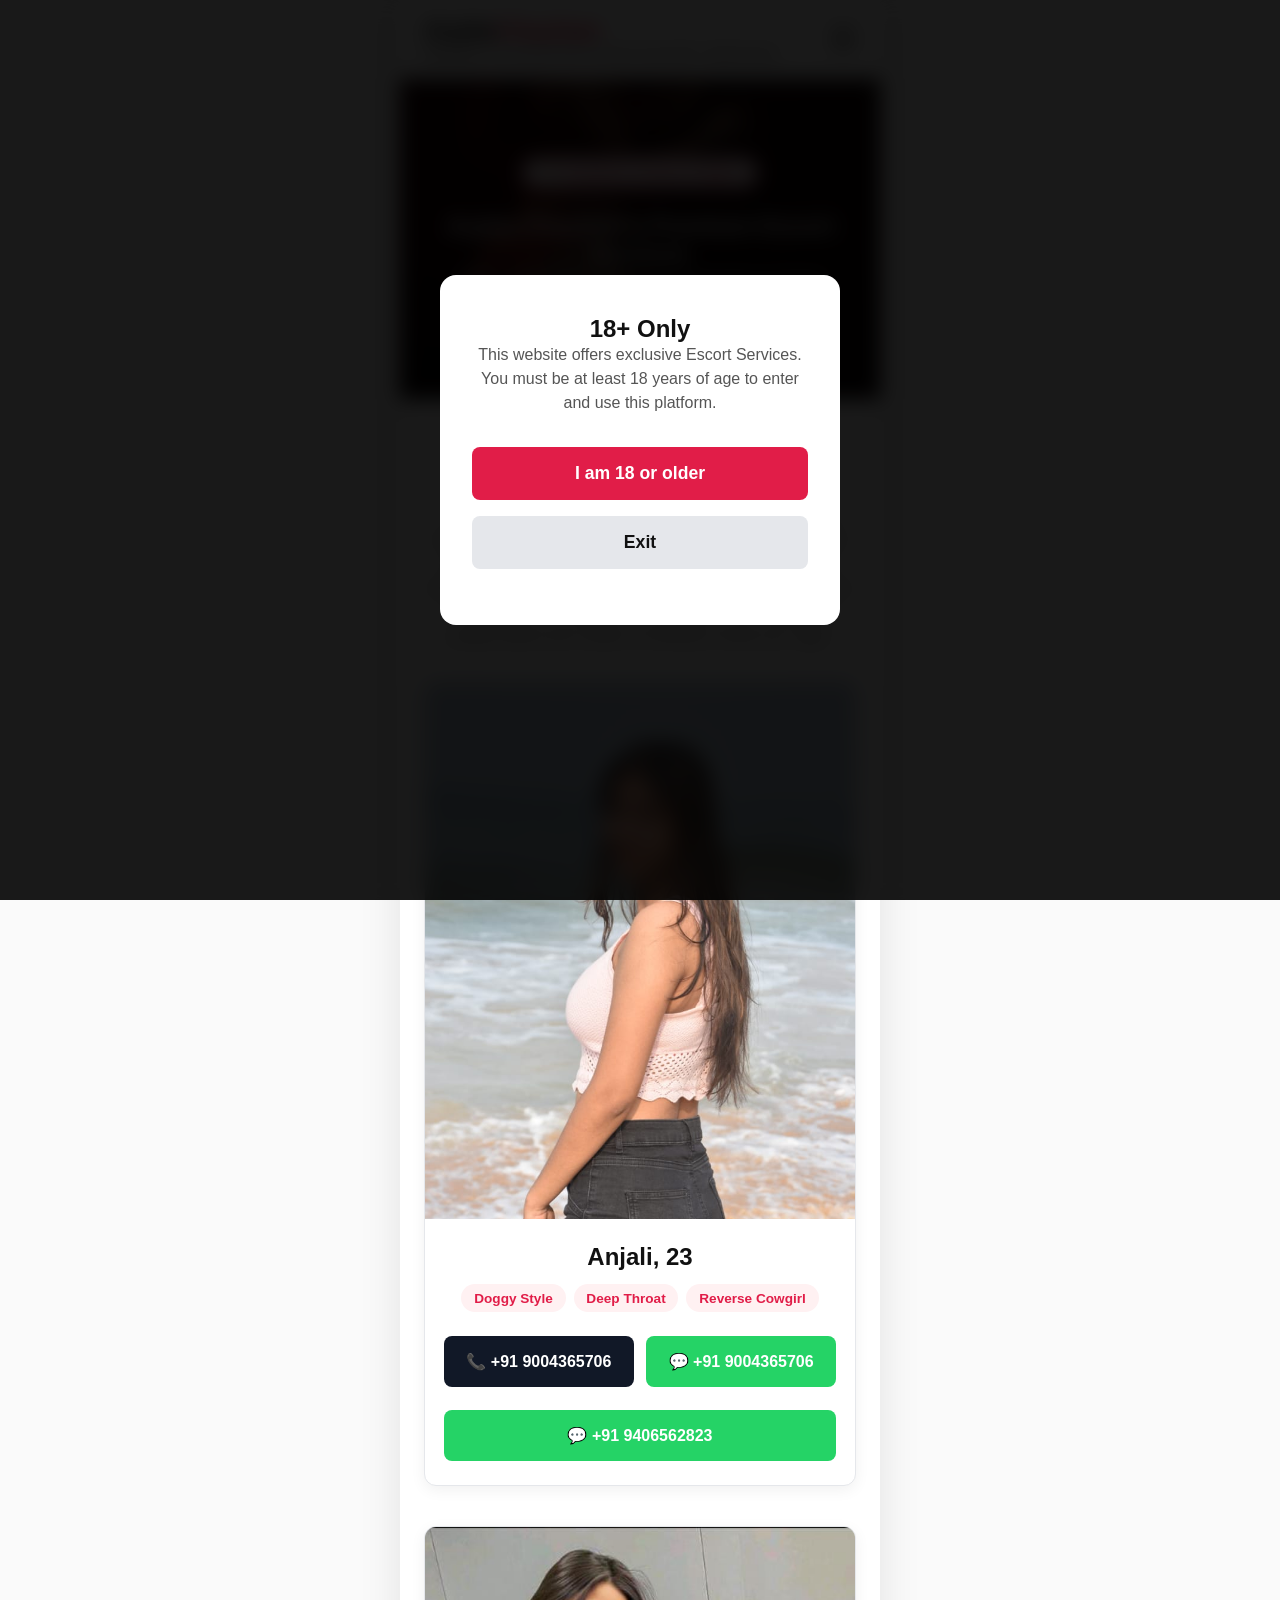
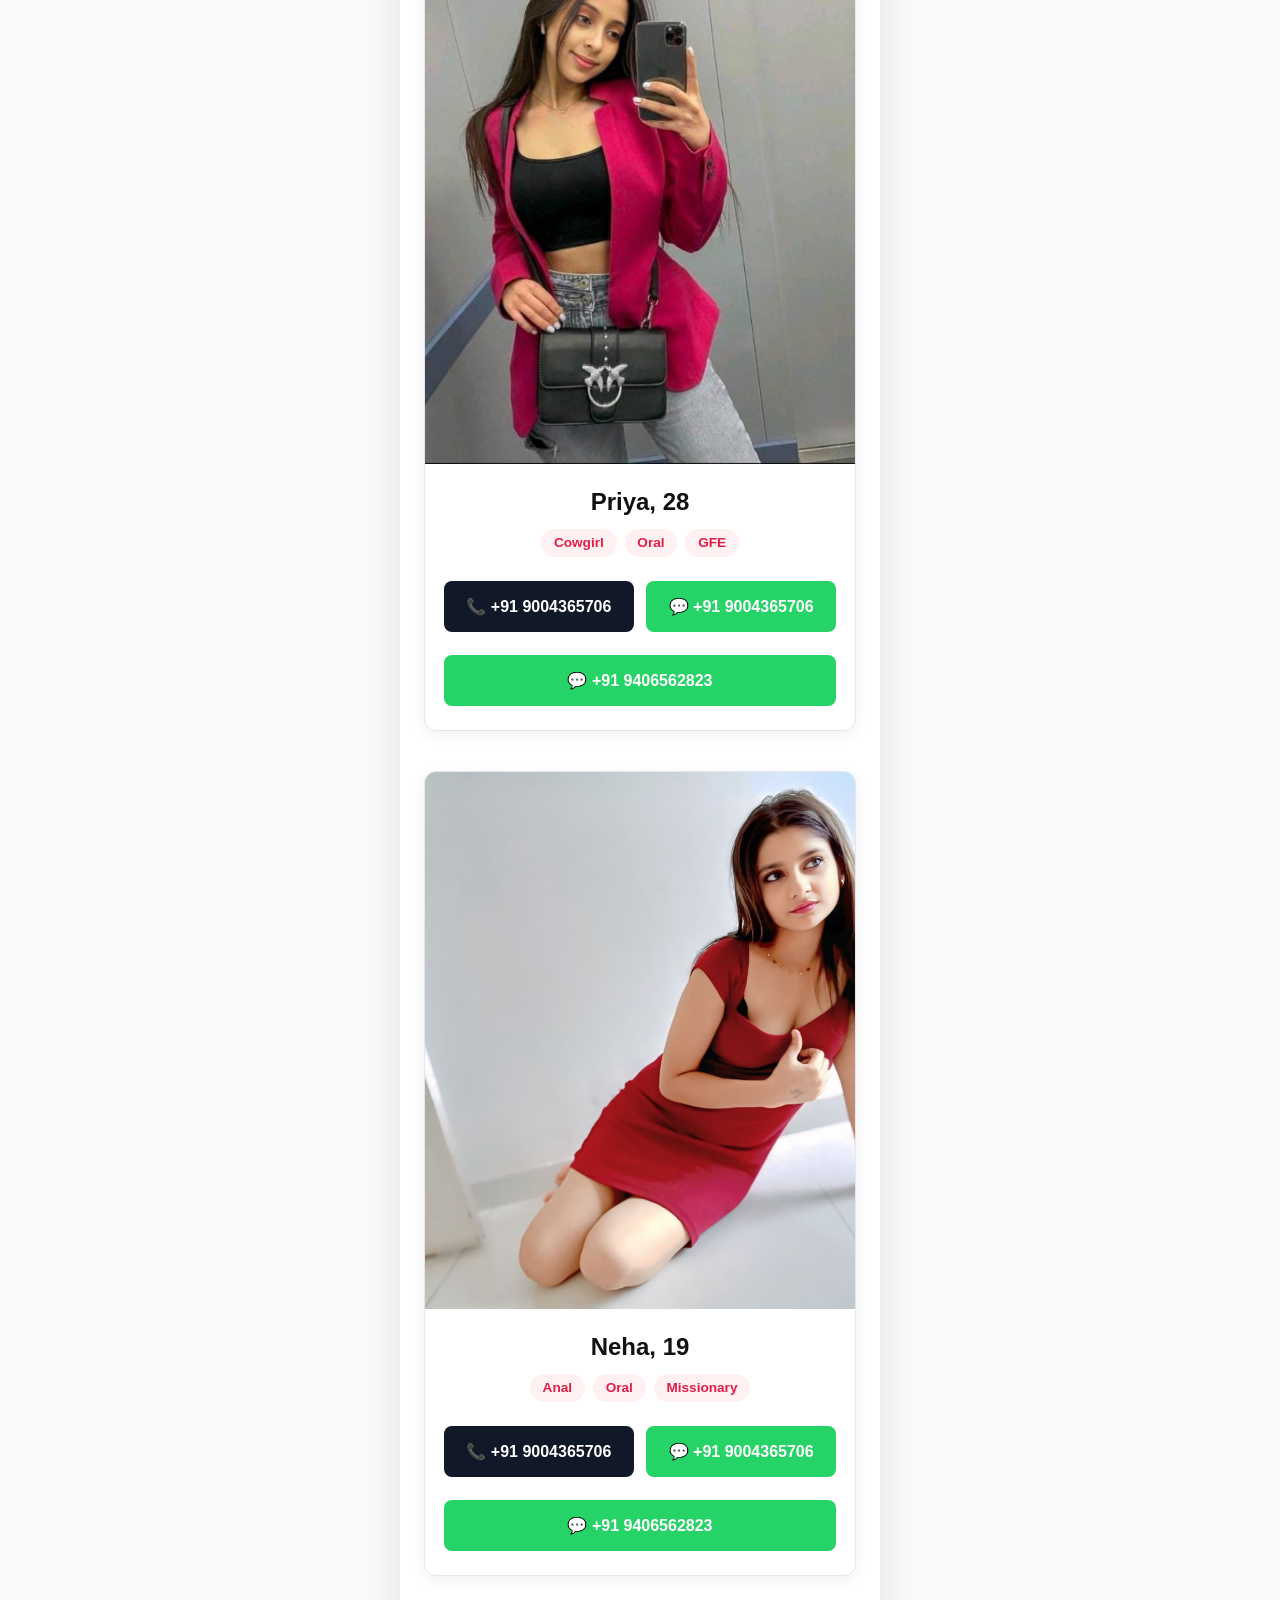
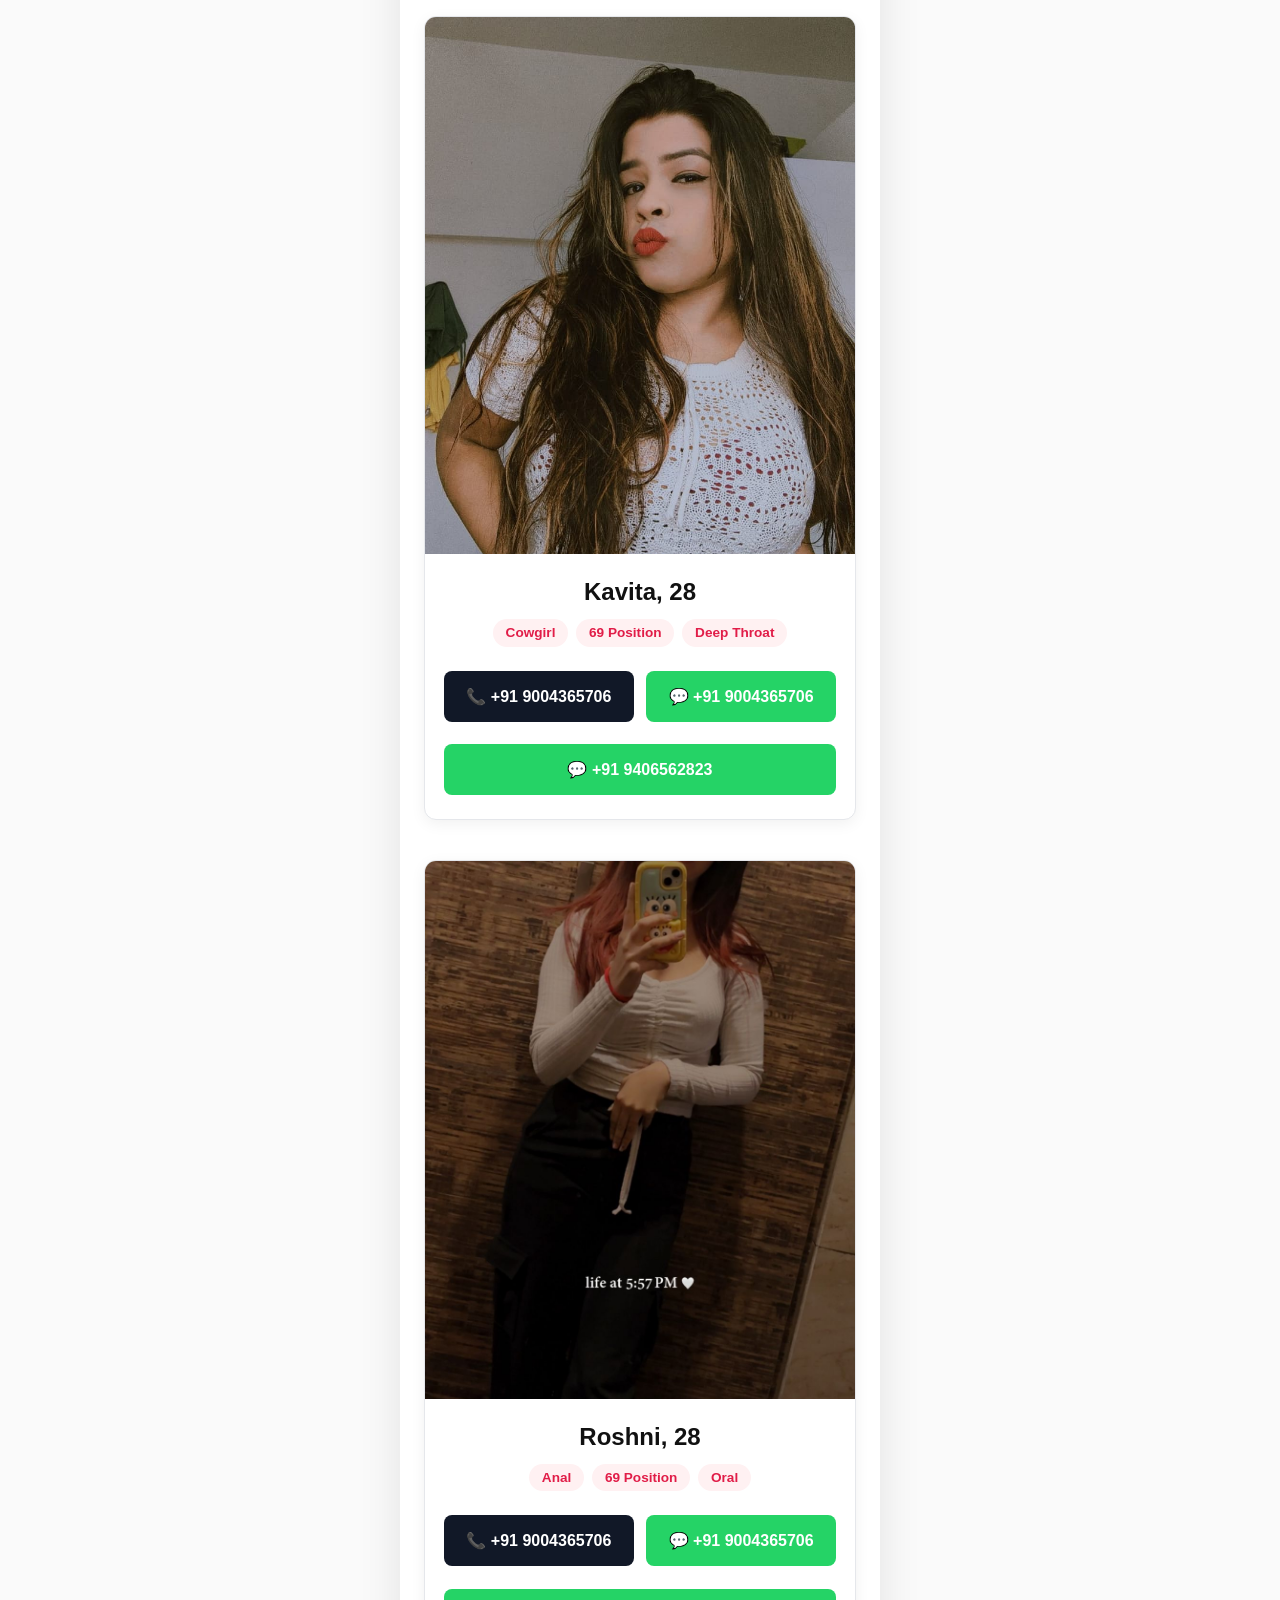
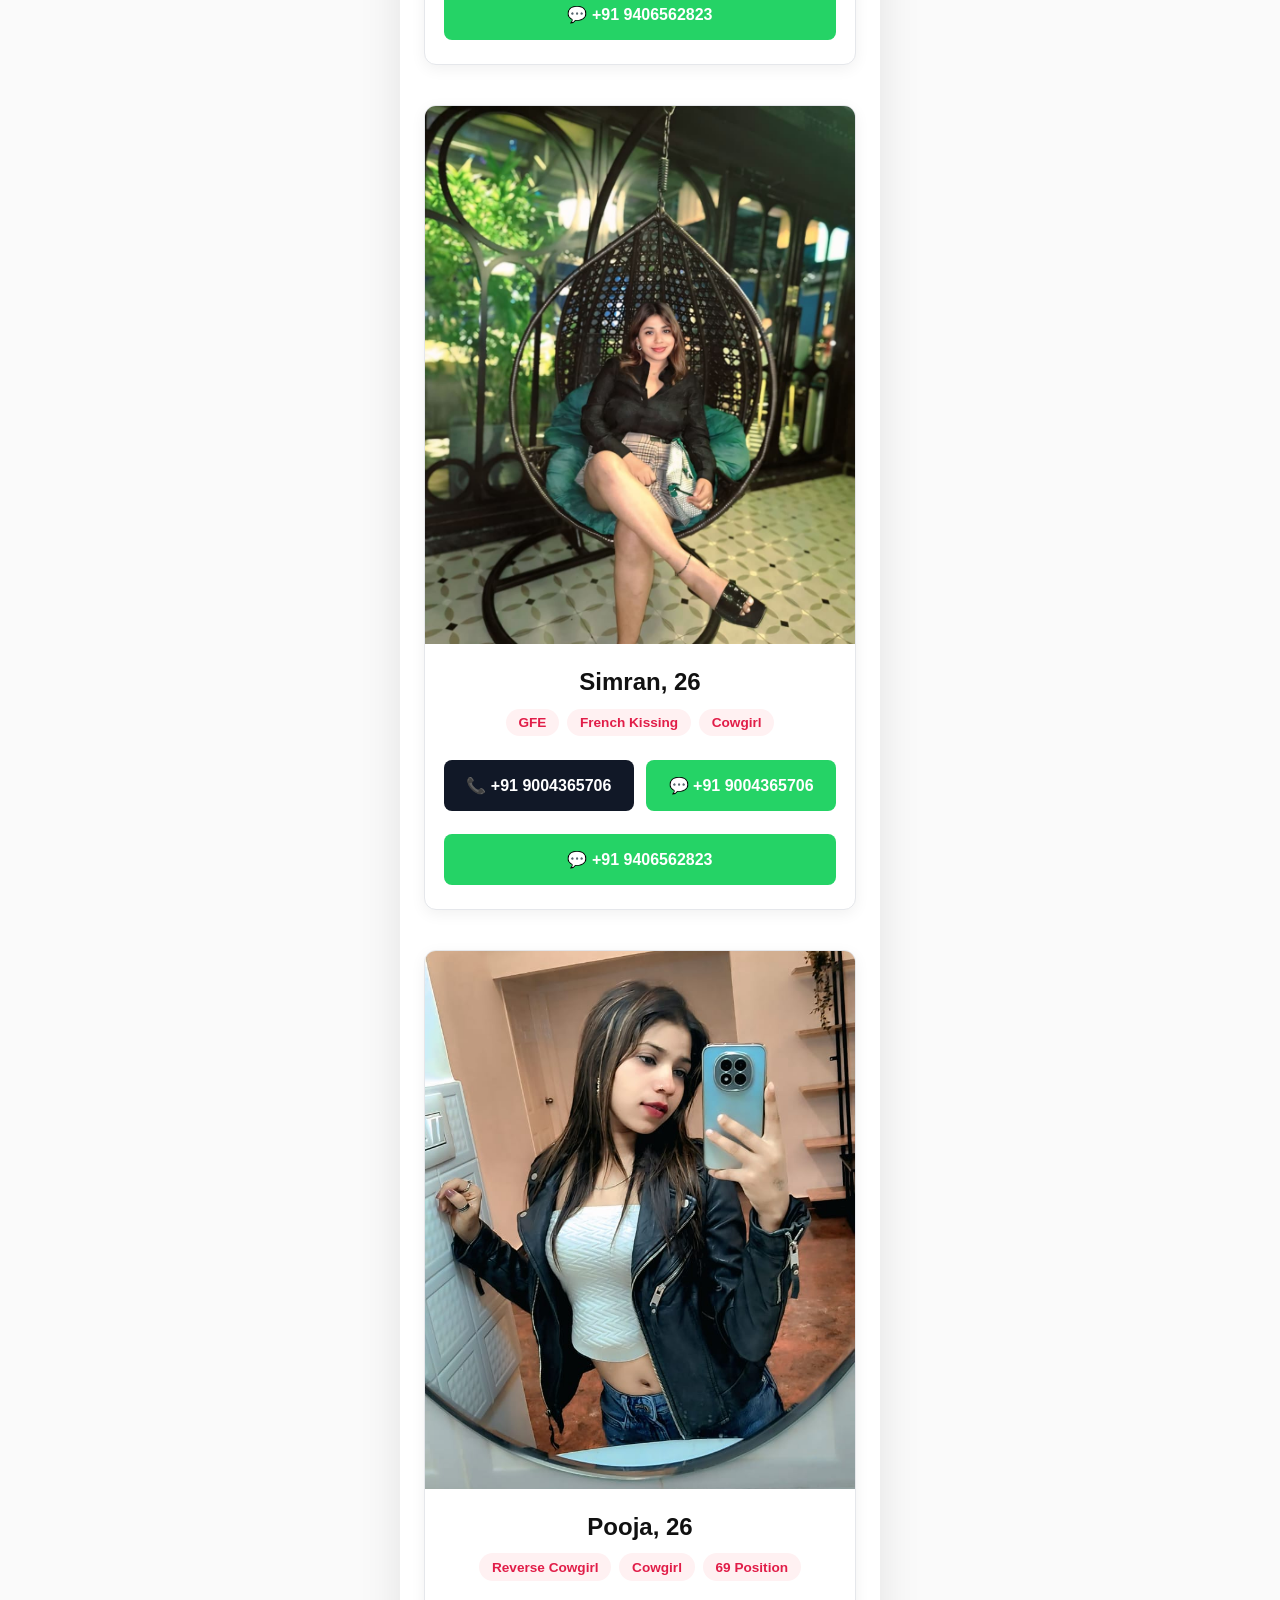
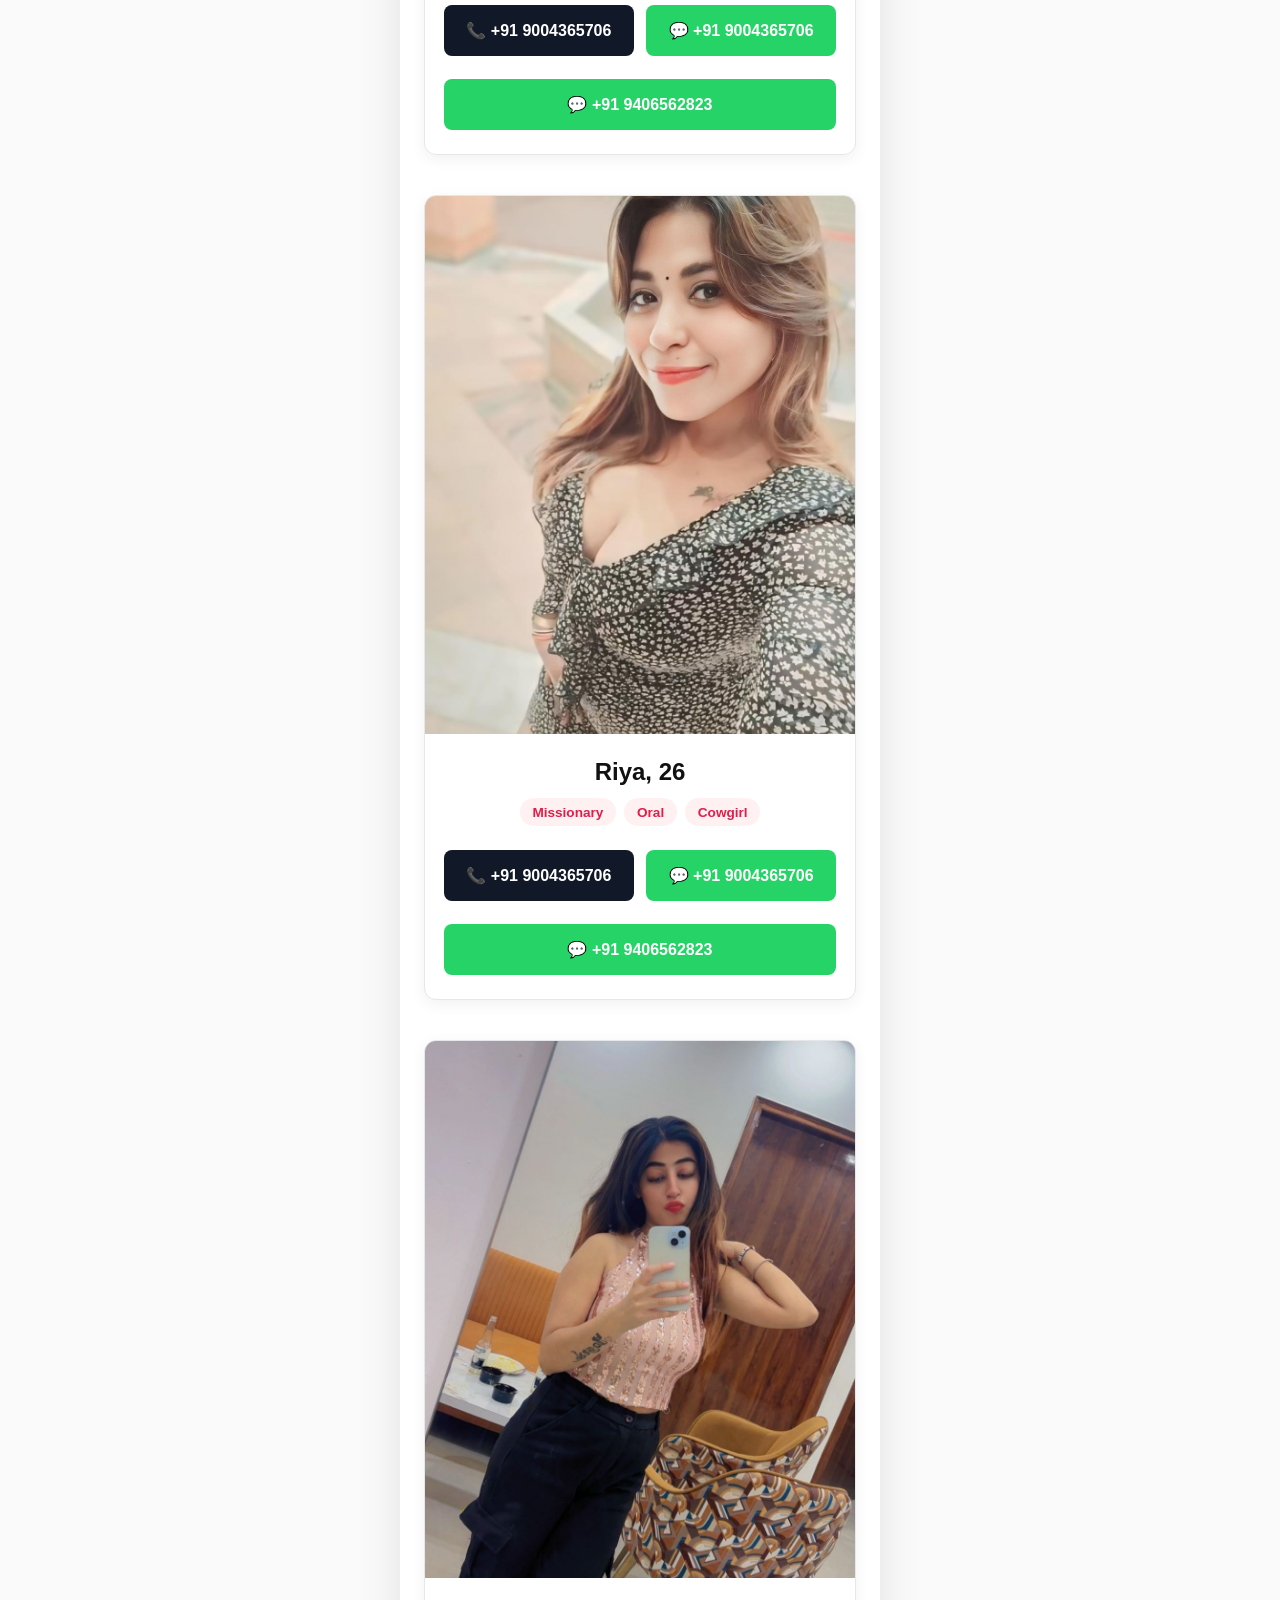
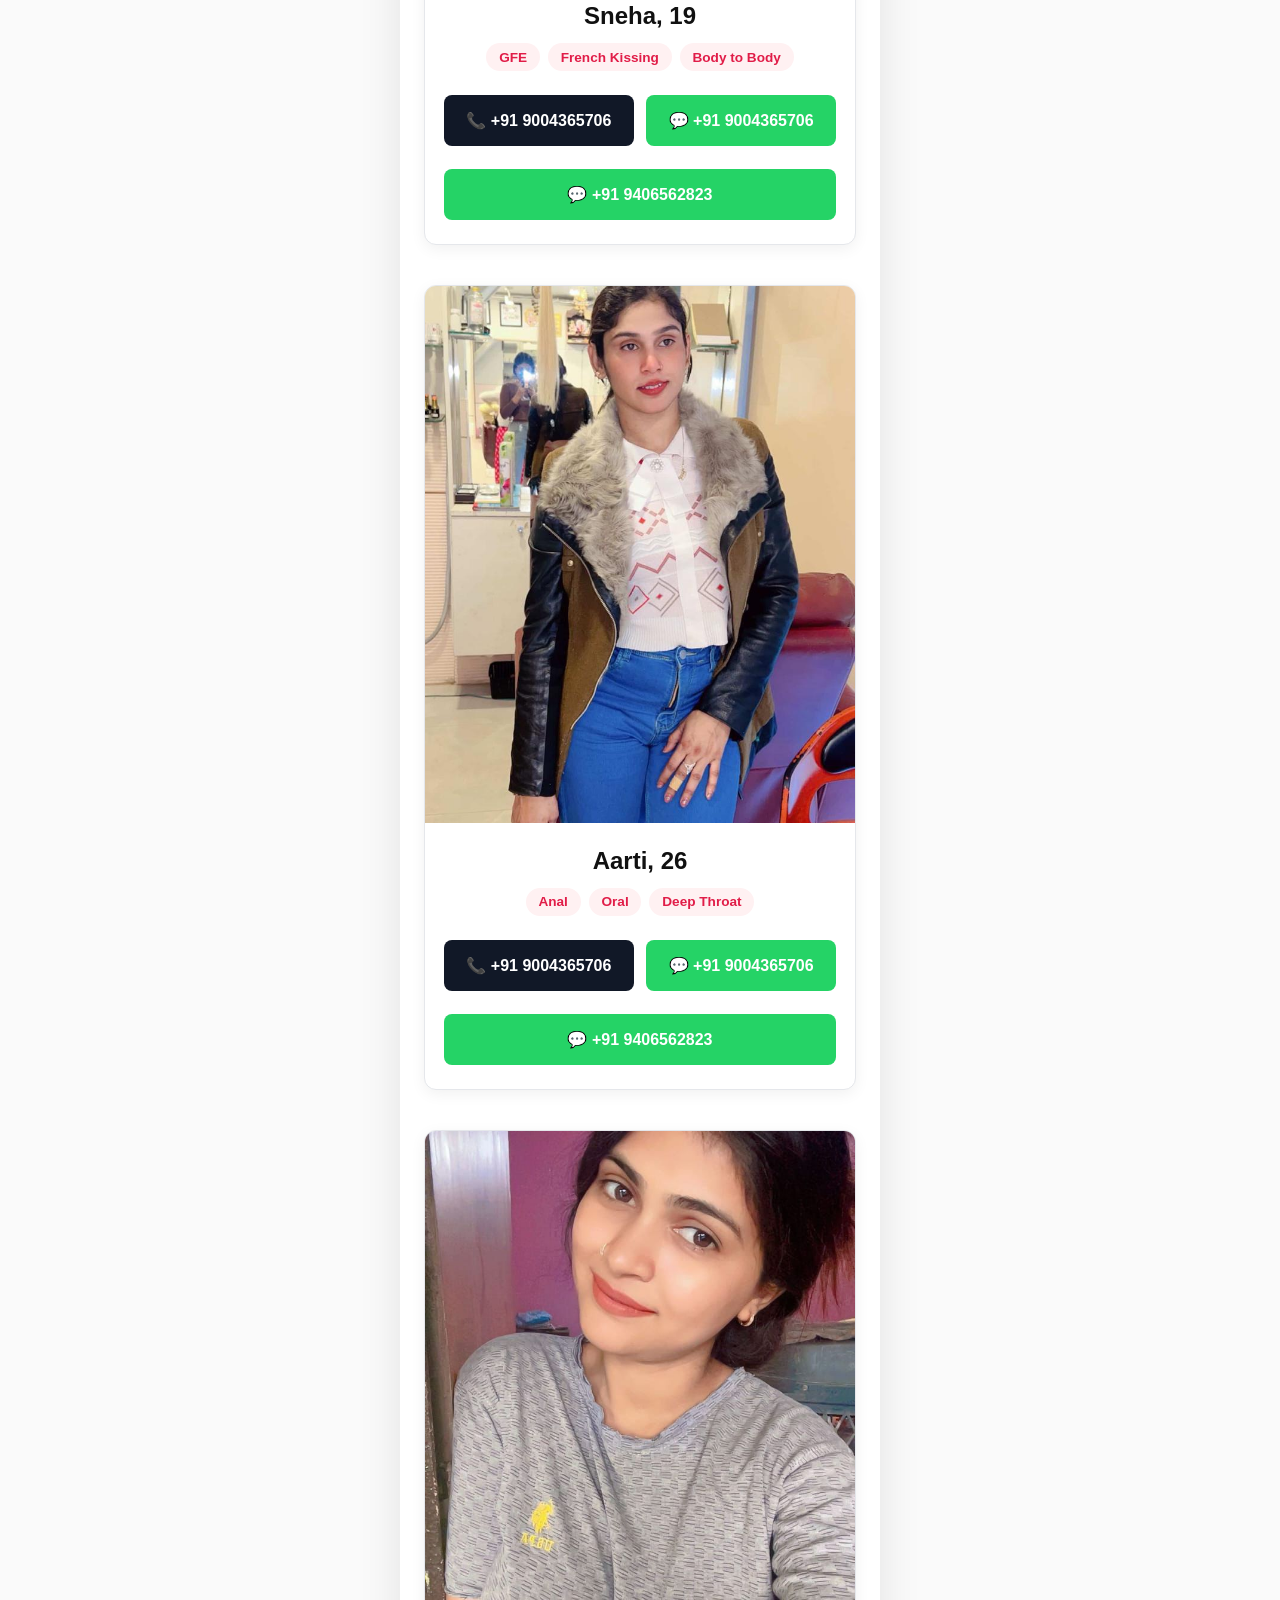
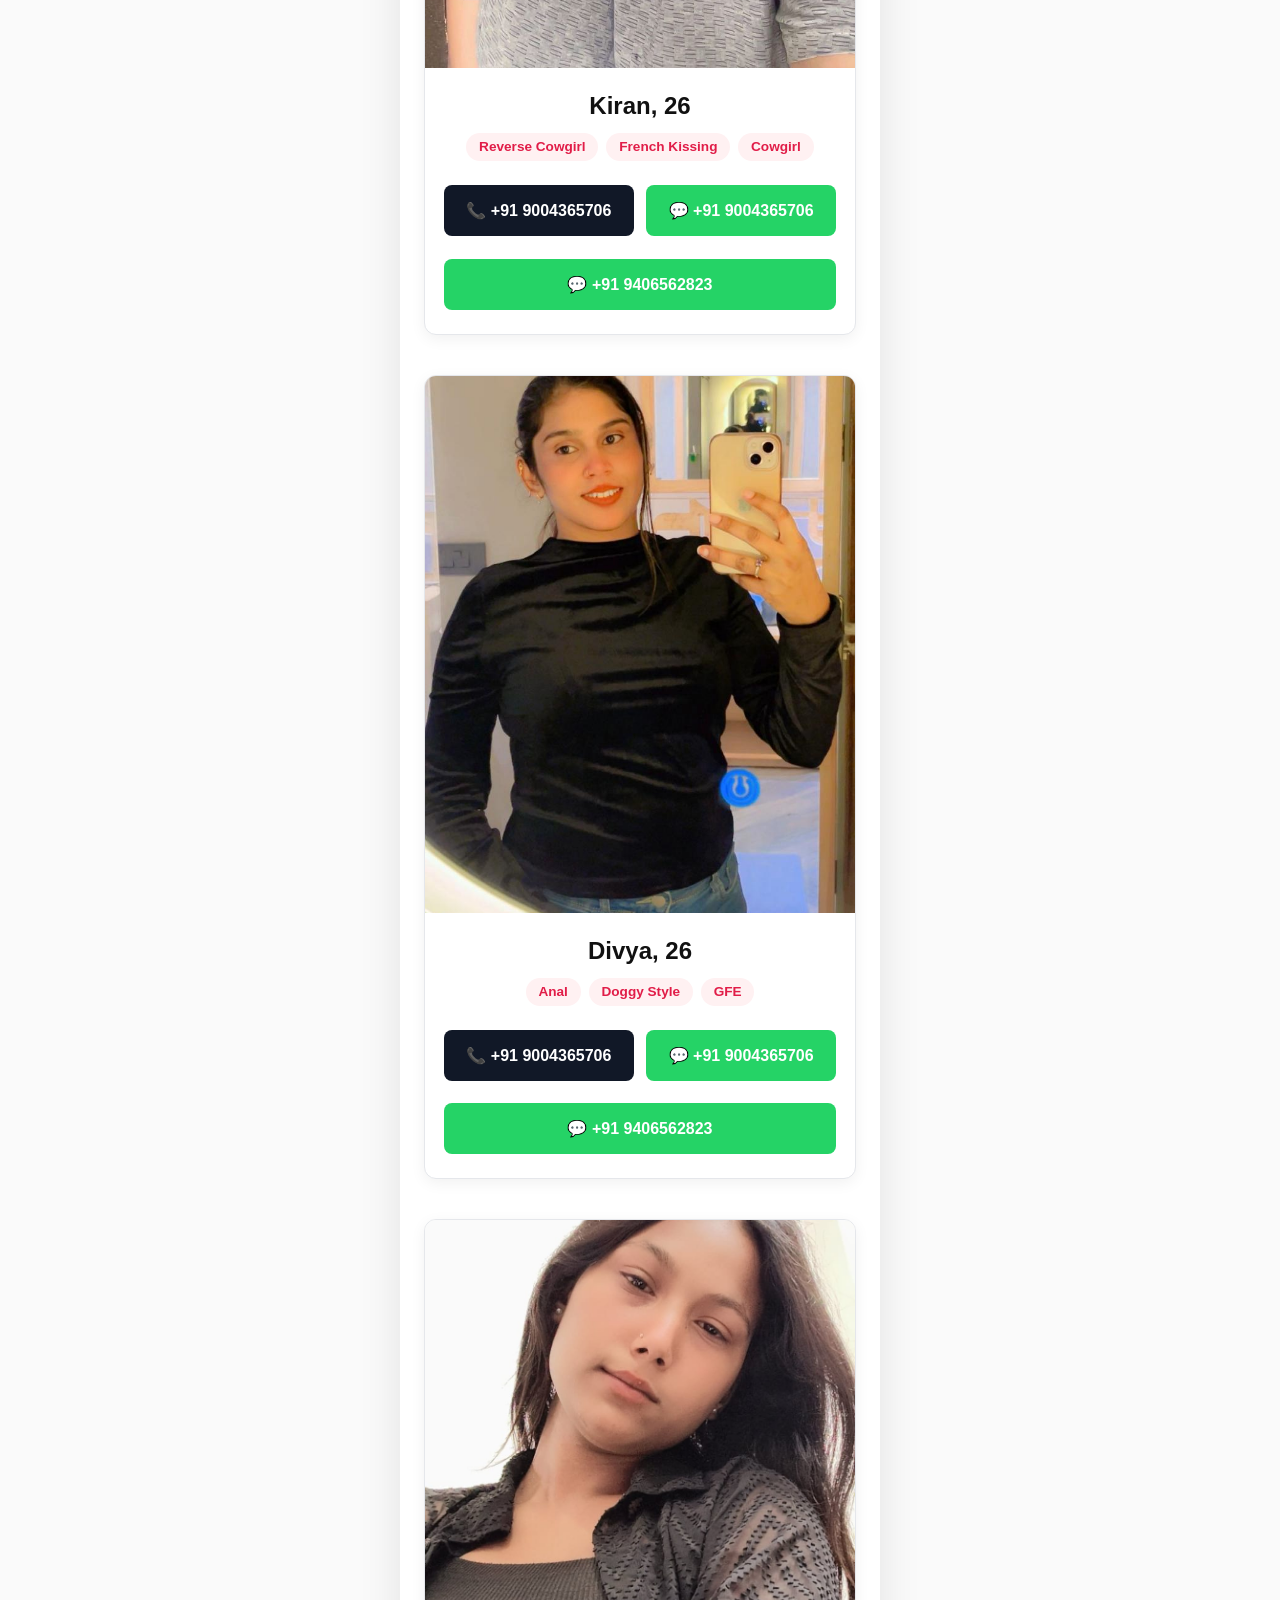
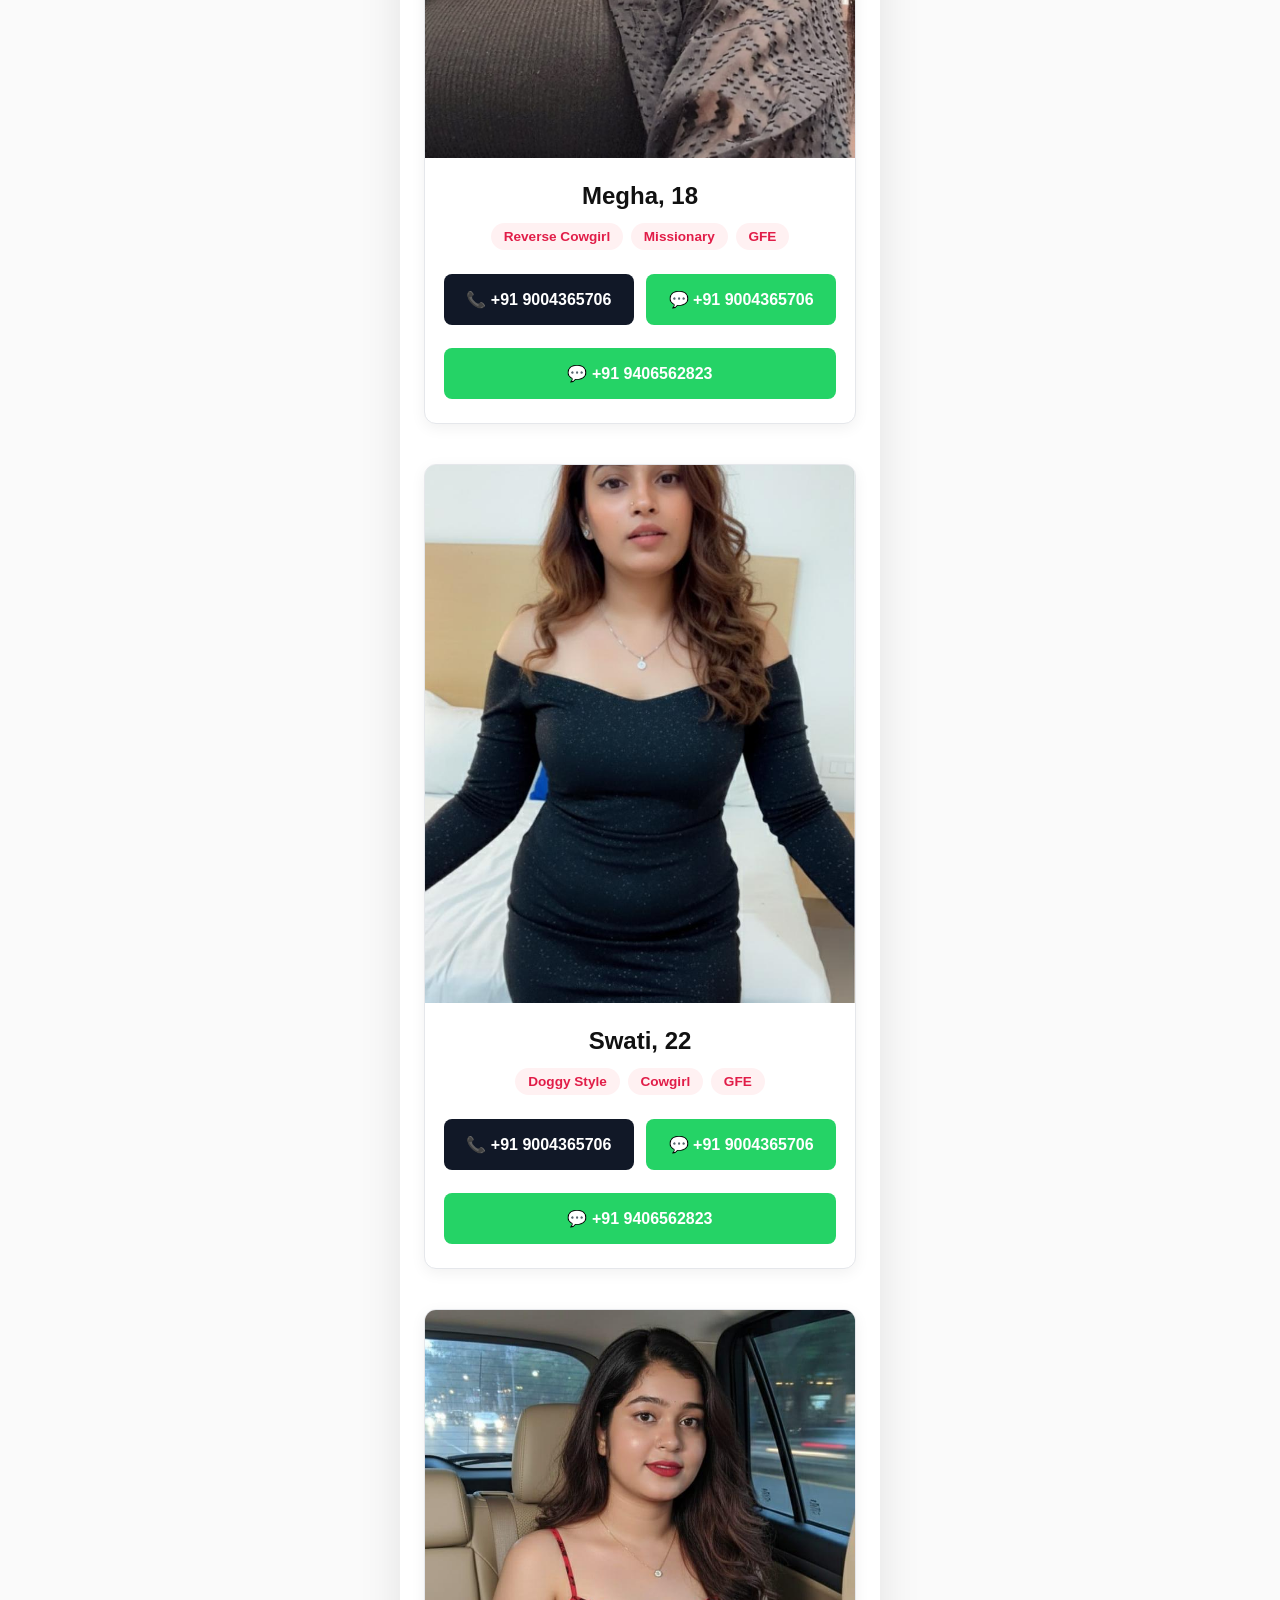
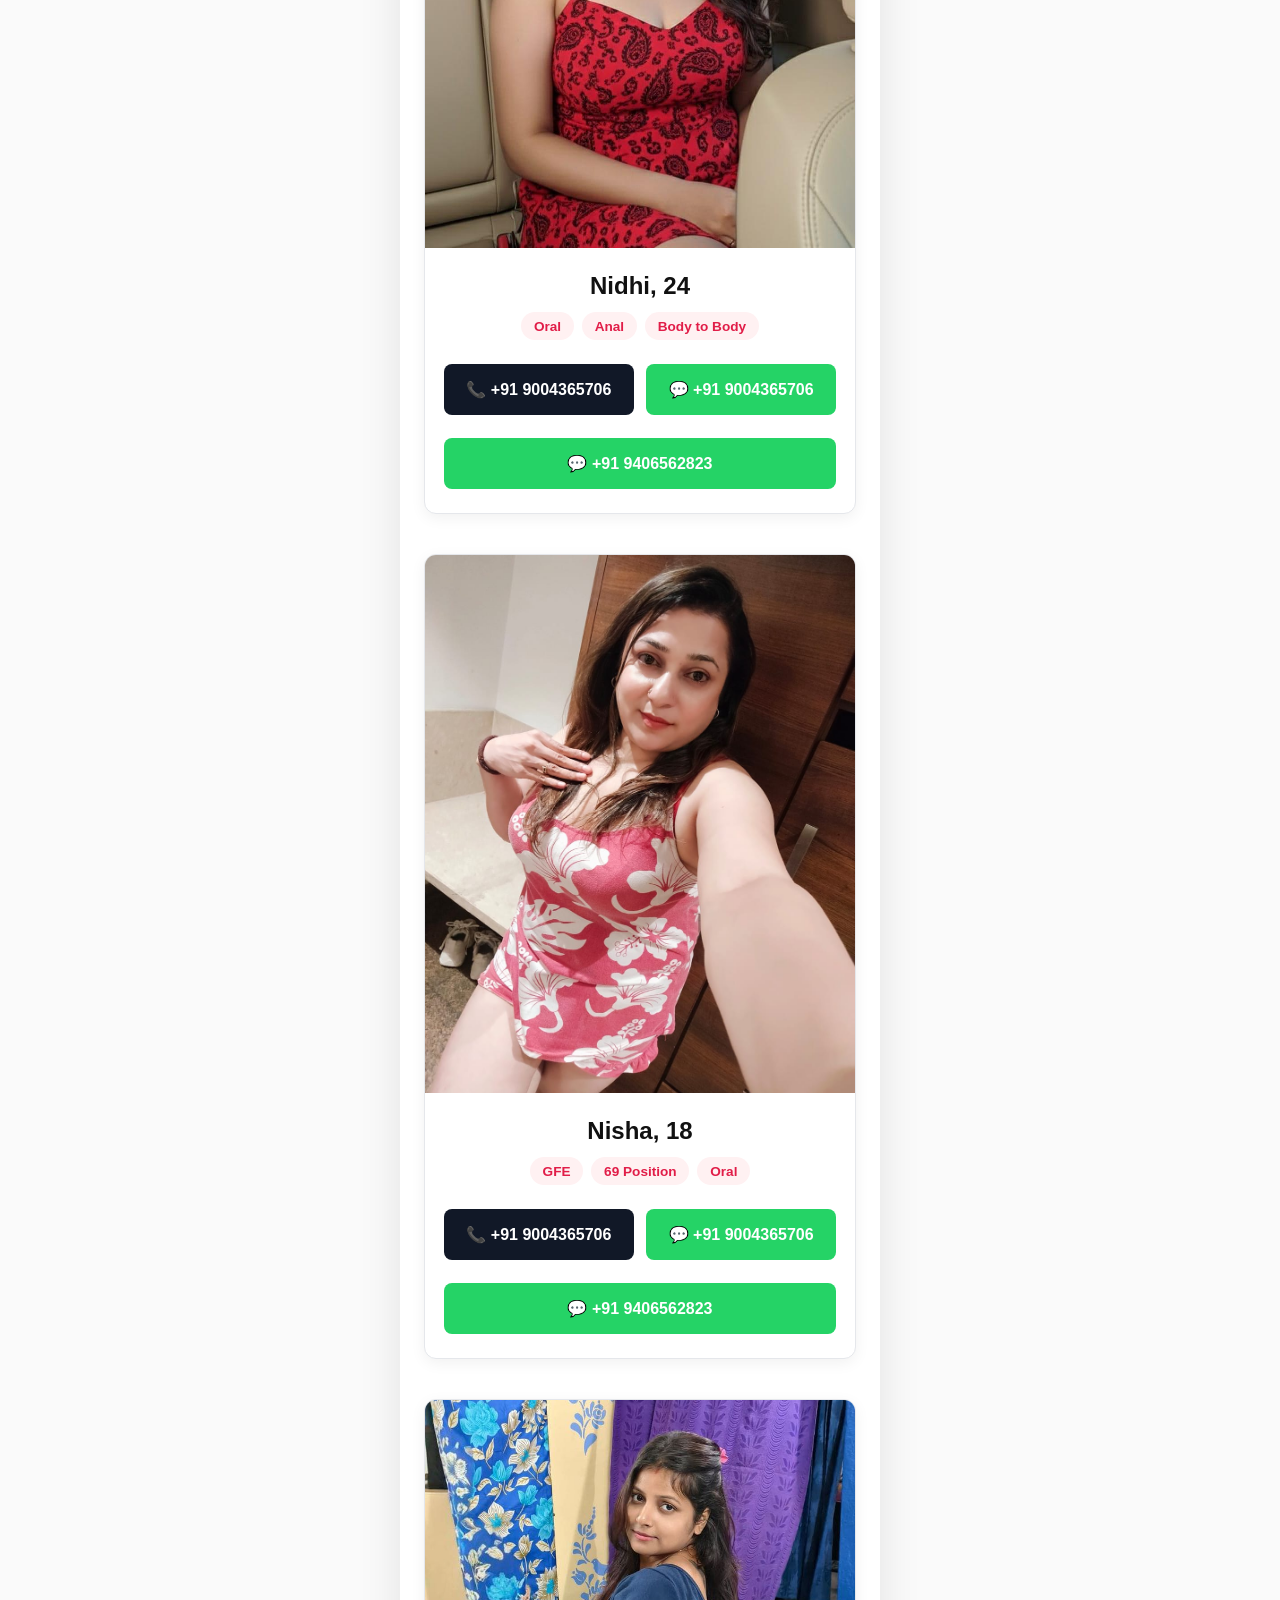
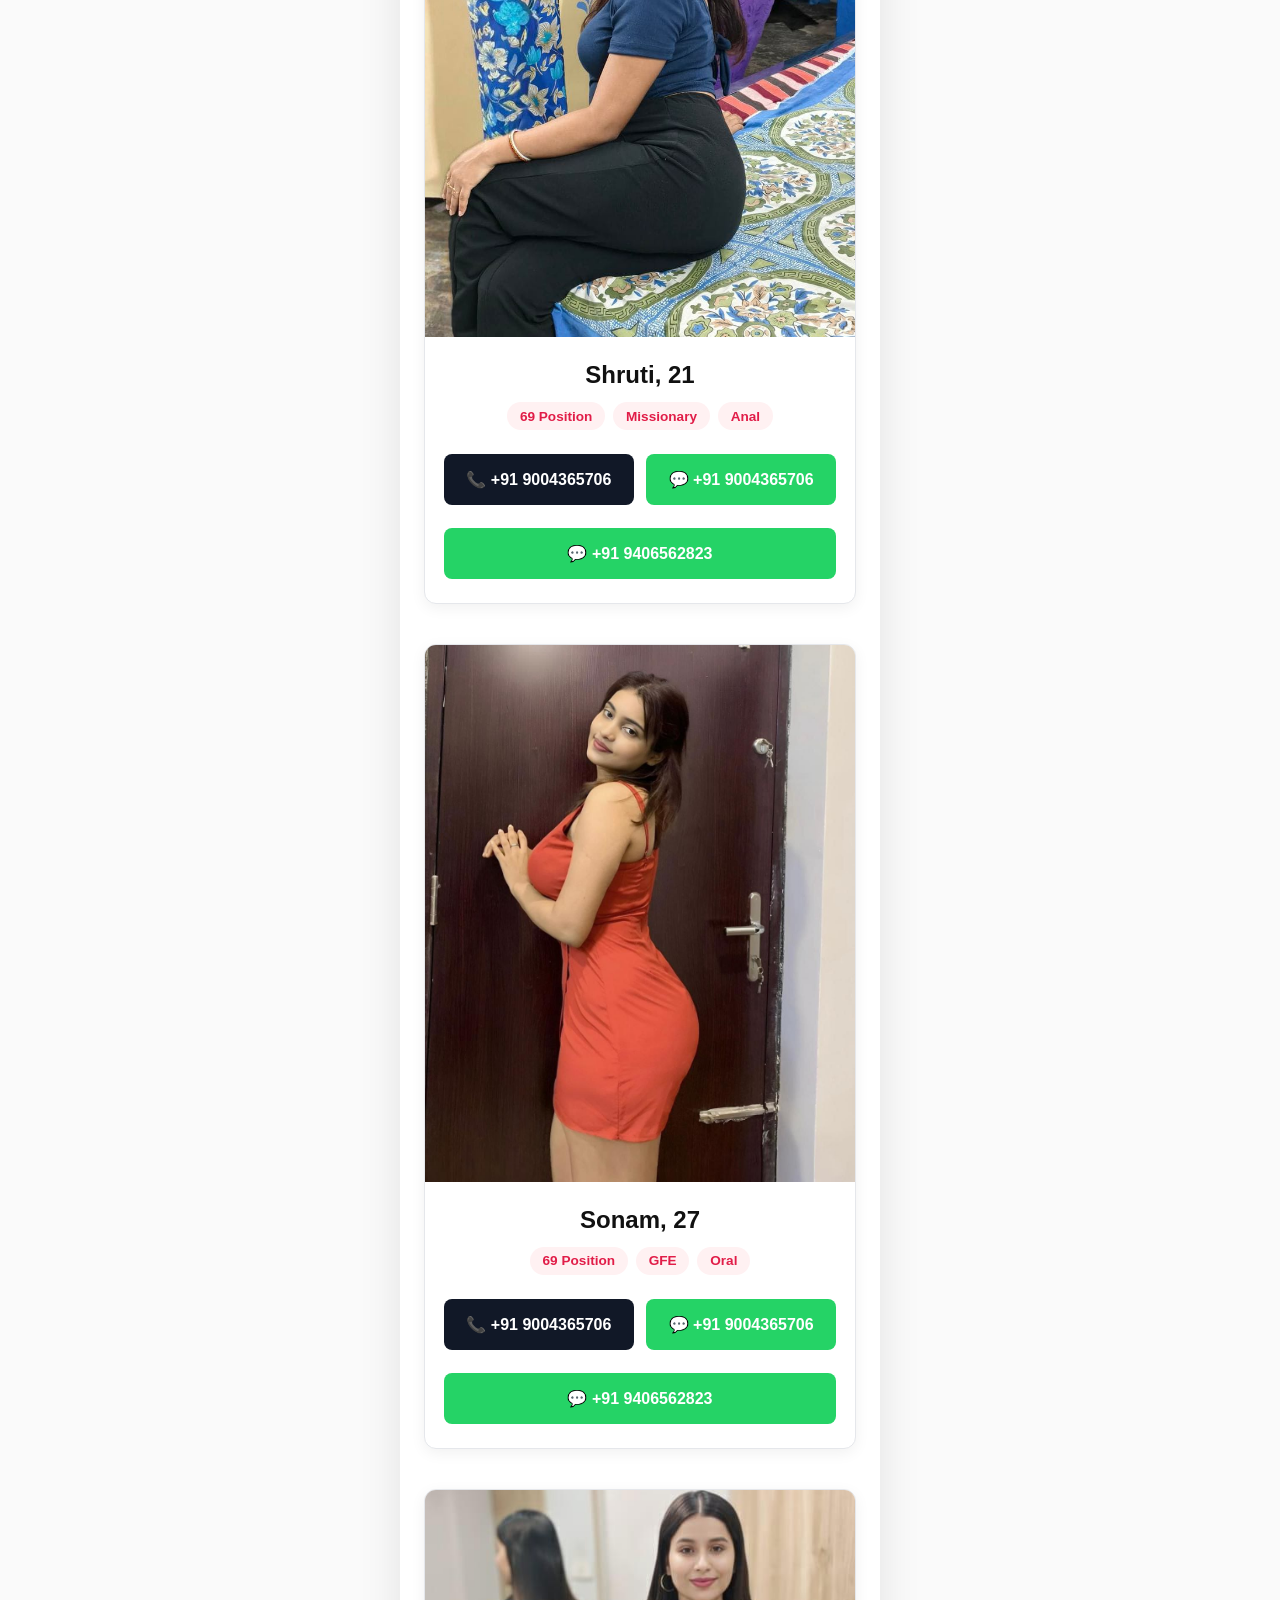
<file: index.html>
<!DOCTYPE html>
<html lang="en">
<head>
    <meta charset="UTF-8">
    <meta name="viewport" content="width=device-width, initial-scale=1.0, maximum-scale=1.0, user-scalable=no">
    <link rel="icon" type="image/jpeg" href="images/logo/logo.jpg">
    
    <!-- 1. The Title -->
    <title>Call Girl in Indore & Ujjain | Escort Services in Indore & Ujjain | Arpita Chauhan</title>
    
    <!-- 2. The Meta Description (Cleaned for SafeSearch) -->
    <meta name="description" content="Experience exclusive escort services in Indore and Ujjain with Arpita Chauhan. Book verified, beautiful girls now.">

    <!-- 3. Meta Keywords (Optimized and Spam-Free) -->
    <meta name="keywords" content="arpindore, arpindoreescort,indore escort, indore escorts, escort in indore, escorts in indore, indore escort service, indore escort services, indore escorts service, indore escorts services, escort services provider in indore, escort service provider in indore, sex in indore, call girl in indore, call girl indore, paid girl indore, paid girl in indore, arp , Arpita Chohan, Arpita Chohaan, Arpita Choohaan, Arpita Chauhaan, Arpita Indore, Arpita Escort, Arpita Escort Services, Indore & Ujjain premium escort services, Arpita Chauhan Indore,Arpita Bittal, Arpita Bittal indore, Arpita Indore, VIP dating Indore, premium companions Indore, escort services in Indore, private meetups Indore, call girls Indore, ujjain escort, ujjain escorts, escort in ujjain, escorts in ujjain, ujjain escort service, ujjain escort services, ujjain escorts service, ujjain escorts services, escort services provider in ujjain, escort service provider in ujjain, sex in ujjain, call girl in ujjain, call girl ujjain, paid girl ujjain, paid girl in ujjain, Arpita Ujjain, Arpita Chauhan Ujjain, Arpita Bittal ujjain, VIP dating Ujjain, premium companions Ujjain, escort services in Ujjain, private meetups Ujjain, call girls Ujjain">

    <!-- 4. Author -->
    <meta name="author" content="Arpita Chauhan">
    
    <!-- 5. Open Graph Meta Tags for Site Name -->
    <meta property="og:site_name" content="Indore & Ujjain Escort Services">
    <meta property="og:type" content="website">
    <meta property="og:url" content="https://arpindoreescort.com/">
    
    <!-- 6. JSON-LD Schema for Site Name -->
    <script type="application/ld+json">
    {
      "@context": "https://schema.org",
      "@type": "AdultEntertainment",
      "name": "Arpita Chauhan Exclusive Escort Services",
      "url": "https://arpindoreescort.com/",
      "logo": "https://arpindoreescort.com/images/logo/logo.jpg",
      "image": "https://arpindoreescort.com/images/logo/logo.jpg",
      "description": "Premium VIP escort and companion services operating in Indore and Ujjain. 100% genuine profiles, strict confidentiality, and elite experiences.",
      "telephone": "+919004365706",
      "priceRange": "$$$",
      "areaServed": [
        {
          "@type": "City",
          "name": "Indore"
        },
        {
          "@type": "City",
          "name": "Ujjain"
        }
      ],
      "address": {
        "@type": "PostalAddress",
        "addressLocality": "Indore",
        "addressRegion": "Madhya Pradesh",
        "addressCountry": "IN"
      },
      "sameAs": [
        "https://arpindoreescort.com/about.html",
        "https://arpindoreescort.com/faq.html"
      ]
    }
    </script>

    <link rel="icon" href="data:image/svg+xml,<svg xmlns='http://www.w3.org/2000/svg' viewBox='0 0 100 100'><text y='.9em' font-size='90'>💖</text></svg>">
    <link rel="stylesheet" href="css/style.css">
</head>
<body data-theme="light">

    <!-- 18+ Verification Dialog -->
    <div class="age-modal" id="ageModal">
        <div class="age-content">
            <!-- Fixed: Changed from H1 to H2 to prevent SEO confusion -->
            <h2>18+ Only</h2>
            <p>This website offers exclusive Escort Services. You must be at least 18 years of age to enter and use this platform.</p>
            <button class="btn-age btn-enter" onclick="acceptAge()">I am 18 or older</button>
            <button class="btn-age btn-exit" onclick="window.location.href='https://google.com'">Exit</button>
        </div>
    </div>

    <!-- Main Mobile App Container -->
    <div class="app-container">
        
        <!-- Header with Hamburger -->
        <header>
            <div class="logo-container">
                <div class="logo">Arpita<span>Chauhan</span></div>
                <div class="sub-logo">Indore & Ujjain Exclusive Escort Services</div>
            </div>
            <button class="hamburger" id="menu-btn">☰</button>
        </header>

        <!-- Sidebar Drawer -->
        <div class="sidebar-overlay" id="sidebar-overlay"></div>
        <div class="sidebar" id="sidebar">
            <button class="close-sidebar" id="close-btn">&times;</button>
            <div class="sidebar-content">
                <button class="sidebar-item theme-toggle-btn" id="theme-toggle">🌙 Dark Mode</button>
                <a href="about.html" class="sidebar-item">ℹ️ About Us</a>
                <a href="faq.html" class="sidebar-item">❓ FAQs</a>
                <a href="terms.html" class="sidebar-item">📄 Terms & Conditions</a>
                <a href="privacy.html" class="sidebar-item">🔒 Privacy Policy</a>
            </div>
        </div>

        <!-- Hero Section -->
        <section class="hero" id="hero-section">
            <div class="hero-overlay"></div>
            <div class="hero-content fade-up">
                <div class="location-badge">📍 Available in Indore & Ujjain</div>
                <!-- Fixed: This is now the ONLY H1 on the page for perfect SEO -->
                <h1>Arpita Chauhan's Premium Escort Services</h1>
                <p>High-profile VIP Profiles, run exclusively by Arpita Chauhan.</p>
            </div>
        </section>

        <!-- Bright Animated Divider -->
        <div class="heart-line-container">
            <div class="heart-line"></div>
            <div class="heart-icon">♥</div>
        </div>

        <!-- Introduction Section -->
        <section class="intro-section fade-up">
            <h3>Welcome to My Circle</h3>
            <p>I provide the highest quality, verified Profiles and amazing experiences in Indore and Ujjain. Whether you are looking for companionship near Vijay Nagar, Palasia, or Bhawarkua in Indore, or near the Mahakal Temple and Freeganj in Ujjain, our VIP services are available to you. Browse my handpicked profiles below and contact me directly to book your night.</p>
        </section>

        <!-- Profiles Section -->
        <main class="profiles" id="profile-container">
            <!-- Profiles will be injected here by app.js -->
        </main>

        <!-- Bright Animated Divider -->
        <div class="heart-line-container">
            <div class="heart-line"></div>
            <div class="heart-icon">♥</div>
        </div>

        <!-- Detailed Footer -->
        <footer class="fade-up">
            <div class="footer-content">
                <h3>Arpita Chauhan</h3>
                <p>Indore & Ujjain Exclusive Escort Services</p>
                
                <div class="contact-info">
                    <p class="contact-title">Contact Arpita Chauhan to Book</p>
                    <p><strong>📞 Call / WhatsApp:</strong> +91 9004365706 or +91 9406562823</p>
                    <p><strong>✉️ Email:</strong> arpitta575@gmail.com</p>
                    <p><strong>📍 Location:</strong> Indore & Ujjain, Madhya Pradesh</p>
                </div>

                <!-- Footer Links -->
                <div class="footer-links">
                    <a href="about.html">About Our Escort Agency</a> | 
                    <a href="faq.html">Escort Service FAQs</a> | 
                    <a href="terms.html">Terms & Conditions</a> | 
                    <a href="privacy.html">Privacy Policy</a>
                </div>
            </div>
            <div class="footer-bottom">
                <p>&copy; 2026 Arpita Chauhan Escort Services. All rights reserved.</p>
                <p>Must be 18+ to use this service.</p>
            </div>
        </footer>
    </div>

    <script src="js/app.js"></script>
</body>
</html>
</file>
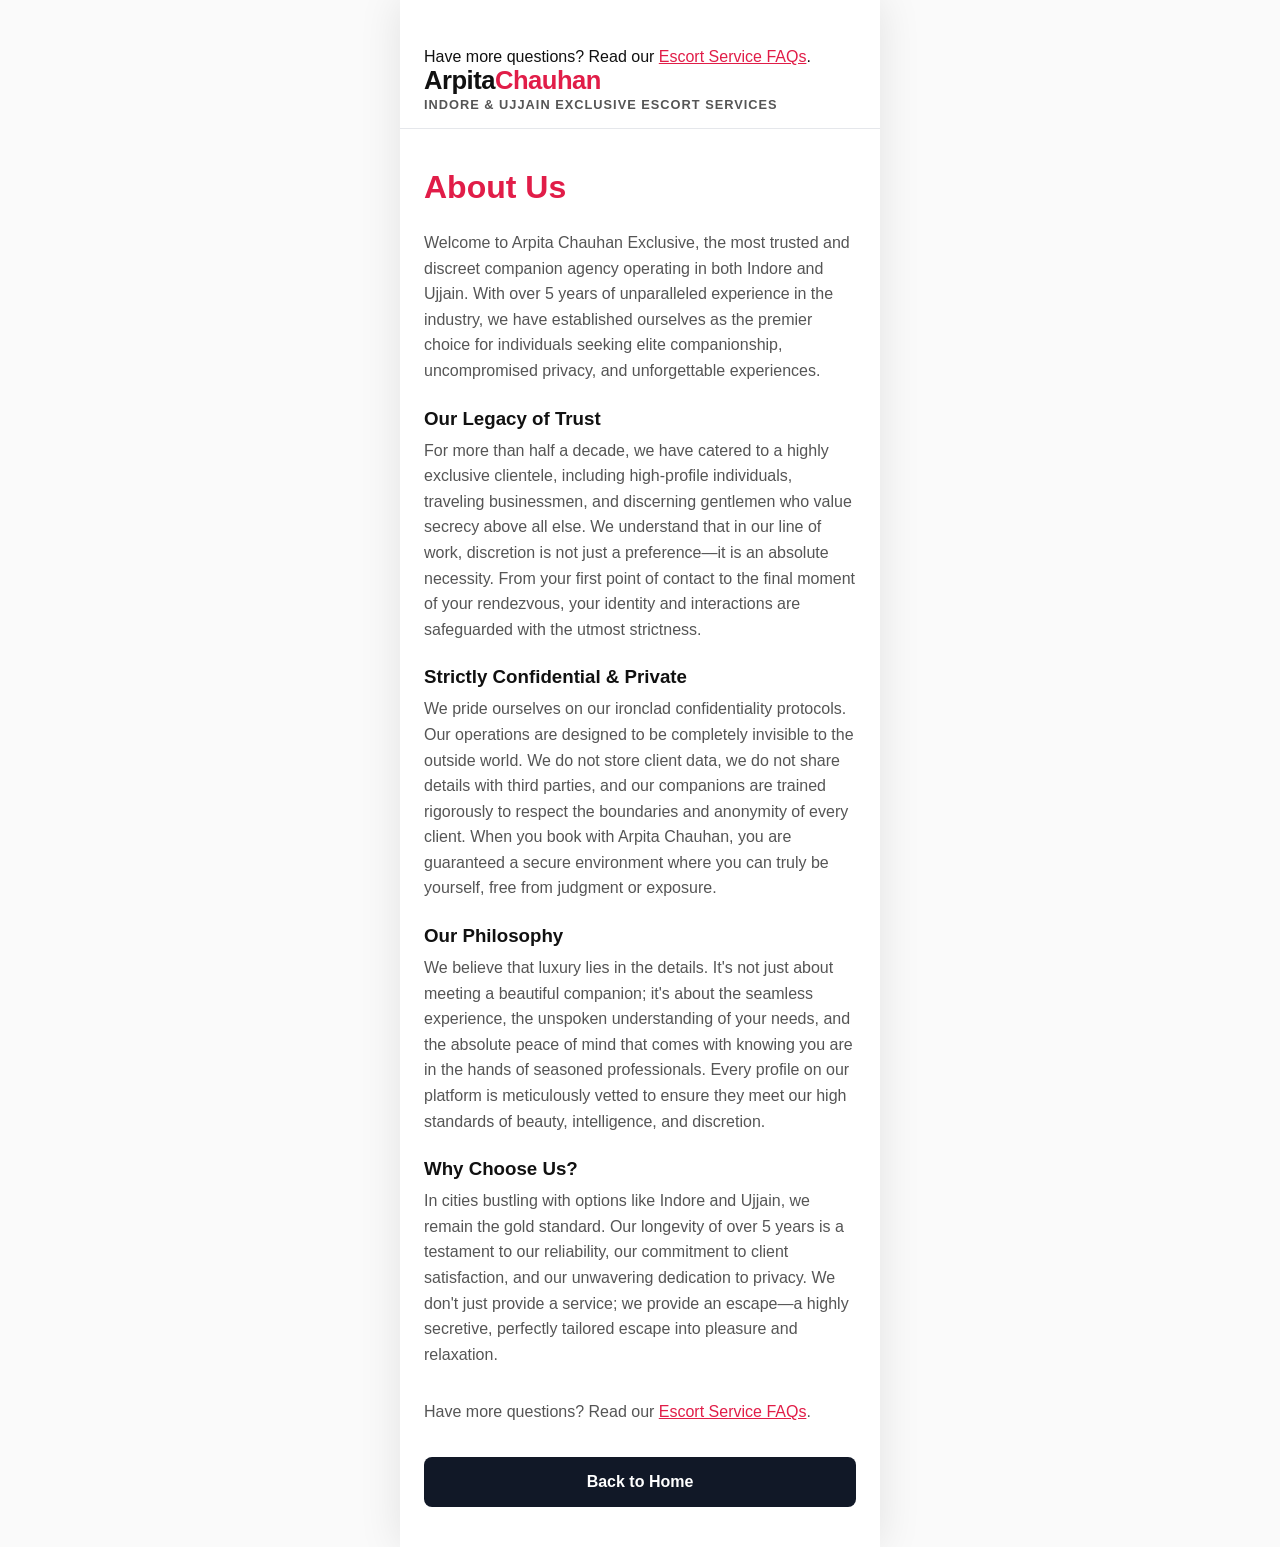
<file: about.html>
<!DOCTYPE html>
<html lang="en">
<head>
    <meta charset="UTF-8">
    <meta name="viewport" content="width=device-width, initial-scale=1.0, maximum-scale=1.0, user-scalable=no">
    <link rel="icon" type="image/jpeg" href="images/logo/logo.jpg">
    <link rel="icon" href="data:image/svg+xml,<svg xmlns='http://www.w3.org/2000/svg' viewBox='0 0 100 100'><text y='.9em' font-size='90'>💖</text></svg>">
    <title>About Us | Arpita Chauhan</title>
    <link rel="stylesheet" href="css/style.css">
</head>
<body data-theme="light">
    <div class="app-container">
        <header>
            <div class="logo-container">
                <p style="margin-top:2rem;">Have more questions? Read our <a href="faq.html" style="color:var(--accent);">Escort Service FAQs</a>.</p>
            <a href="index.html" style="text-decoration: none;">
                    <div class="logo">Arpita<span>Chauhan</span></div>
                    <div class="sub-logo">Indore & Ujjain Exclusive Escort Services</div>
                </a>
            </div>
        </header>

        <main class="legal-page fade-up visible">
            <h1>About Us</h1>
            
            <p>Welcome to Arpita Chauhan Exclusive, the most trusted and discreet companion agency operating in both Indore and Ujjain. With over 5 years of unparalleled experience in the industry, we have established ourselves as the premier choice for individuals seeking elite companionship, uncompromised privacy, and unforgettable experiences.</p>
            
            <h3>Our Legacy of Trust</h3>
            <p>For more than half a decade, we have catered to a highly exclusive clientele, including high-profile individuals, traveling businessmen, and discerning gentlemen who value secrecy above all else. We understand that in our line of work, discretion is not just a preference—it is an absolute necessity. From your first point of contact to the final moment of your rendezvous, your identity and interactions are safeguarded with the utmost strictness.</p>
            
            <h3>Strictly Confidential & Private</h3>
            <p>We pride ourselves on our ironclad confidentiality protocols. Our operations are designed to be completely invisible to the outside world. We do not store client data, we do not share details with third parties, and our companions are trained rigorously to respect the boundaries and anonymity of every client. When you book with Arpita Chauhan, you are guaranteed a secure environment where you can truly be yourself, free from judgment or exposure.</p>
            
            <h3>Our Philosophy</h3>
            <p>We believe that luxury lies in the details. It's not just about meeting a beautiful companion; it's about the seamless experience, the unspoken understanding of your needs, and the absolute peace of mind that comes with knowing you are in the hands of seasoned professionals. Every profile on our platform is meticulously vetted to ensure they meet our high standards of beauty, intelligence, and discretion.</p>

            <h3>Why Choose Us?</h3>
            <p>In cities bustling with options like Indore and Ujjain, we remain the gold standard. Our longevity of over 5 years is a testament to our reliability, our commitment to client satisfaction, and our unwavering dedication to privacy. We don't just provide a service; we provide an escape—a highly secretive, perfectly tailored escape into pleasure and relaxation.</p>
            
            <p style="margin-top:2rem;">Have more questions? Read our <a href="faq.html" style="color:var(--accent);">Escort Service FAQs</a>.</p>
            <a href="index.html" class="action-btn btn-call" style="margin-top: 2rem;">Back to Home</a>
        </main>
    </div>
</body>
</html>
</file>
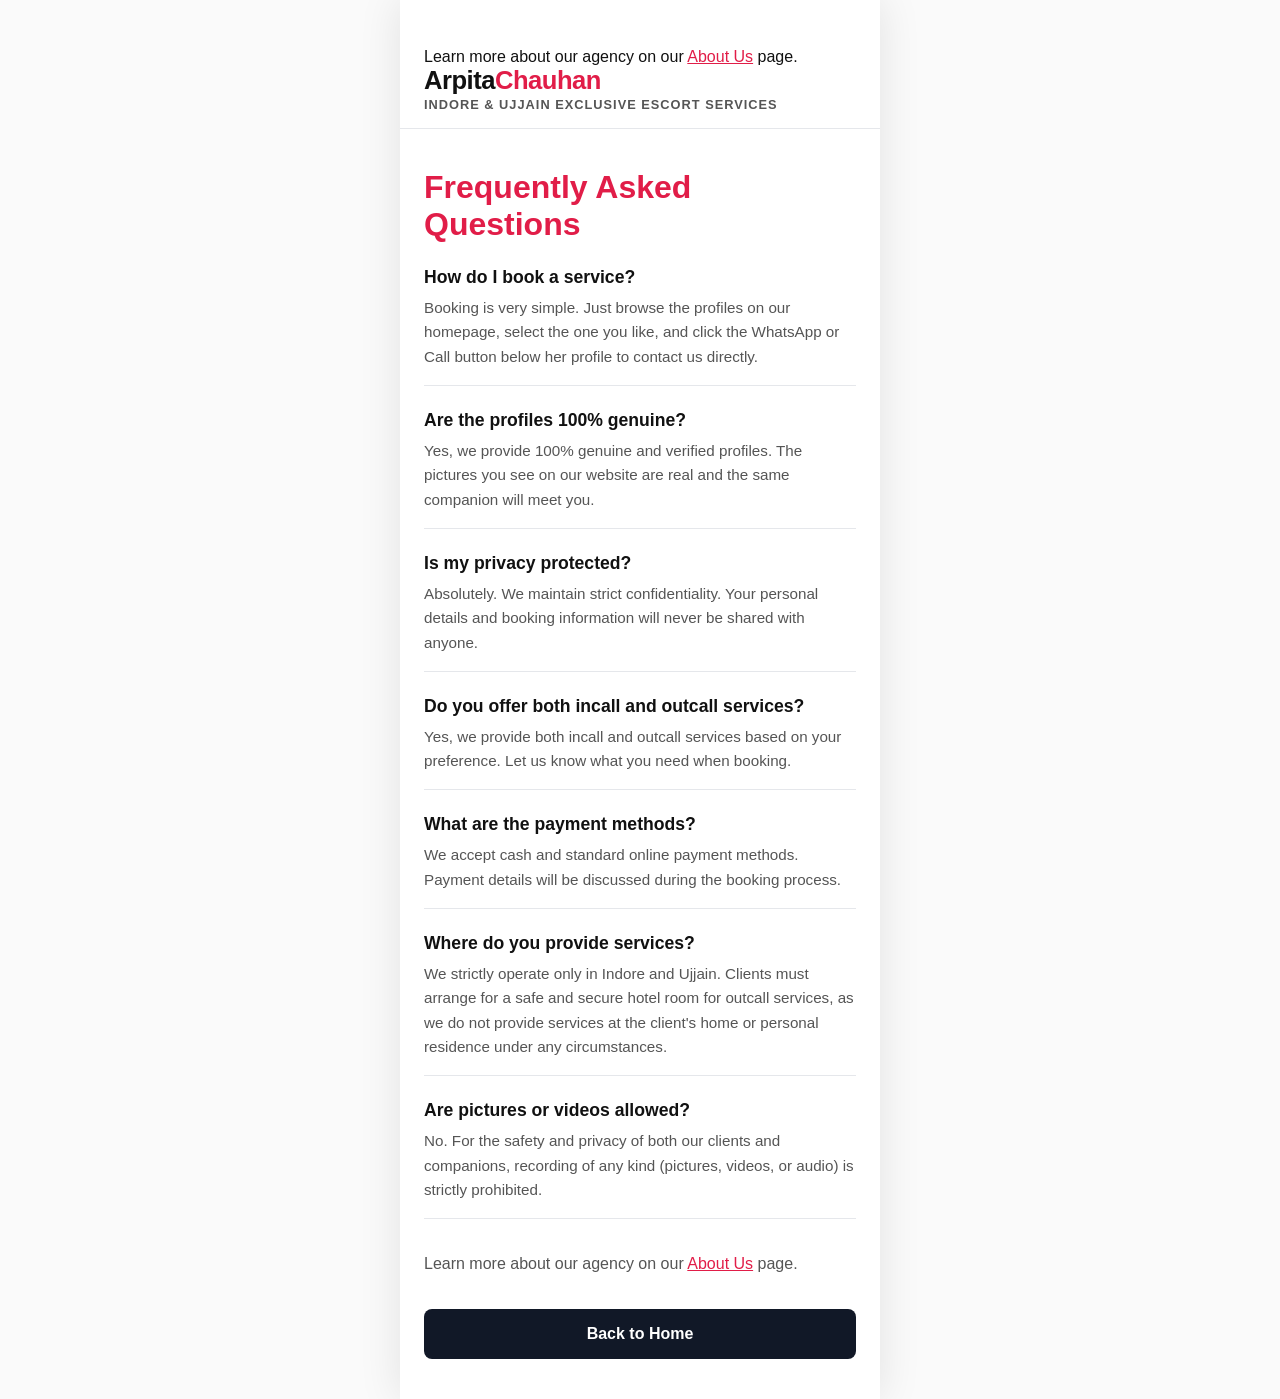
<file: faq.html>
<!DOCTYPE html>
<html lang="en">
<head>
    <meta charset="UTF-8">
    <meta name="viewport" content="width=device-width, initial-scale=1.0, maximum-scale=1.0, user-scalable=no">
    <link rel="icon" type="image/jpeg" href="images/logo/logo.jpg">
    <link rel="icon" href="data:image/svg+xml,<svg xmlns='http://www.w3.org/2000/svg' viewBox='0 0 100 100'><text y='.9em' font-size='90'>💖</text></svg>">
    <title>Frequently Asked Questions | Arpita Chauhan</title>
    <link rel="stylesheet" href="css/style.css">
    <style>
        .faq-item {
            margin-bottom: 1.5rem;
            border-bottom: 1px solid var(--border);
            padding-bottom: 1rem;
        }
        .faq-question {
            font-size: 1.1rem;
            font-weight: bold;
            color: var(--text-main);
            margin-bottom: 0.5rem;
        }
        .faq-answer {
            font-size: 0.95rem;
            color: var(--text-light);
            line-height: 1.6;
        }
    </style>

    <!-- FAQ Schema for Semantic SEO -->
    <script type="application/ld+json">
    {
      "@context": "https://schema.org",
      "@type": "FAQPage",
      "mainEntity": [
        {
          "@type": "Question",
          "name": "How do I book a service?",
          "acceptedAnswer": {
            "@type": "Answer",
            "text": "Booking is very simple. Just browse the profiles on our homepage, select the one you like, and click the WhatsApp or Call button below her profile to contact us directly."
          }
        },
        {
          "@type": "Question",
          "name": "Are the profiles 100% genuine?",
          "acceptedAnswer": {
            "@type": "Answer",
            "text": "Yes, we provide 100% genuine and verified profiles. The pictures you see on our website are real and the same companion will meet you."
          }
        },
        {
          "@type": "Question",
          "name": "Is my privacy protected?",
          "acceptedAnswer": {
            "@type": "Answer",
            "text": "Absolutely. We maintain strict confidentiality. Your personal details and booking information will never be shared with anyone."
          }
        },
        {
          "@type": "Question",
          "name": "Where do you provide services?",
          "acceptedAnswer": {
            "@type": "Answer",
            "text": "We strictly operate only in Indore and Ujjain. Clients must arrange for a safe and secure hotel room for outcall services, as we do not provide services at the client's home or personal residence under any circumstances."
          }
        },
        {
          "@type": "Question",
          "name": "Are pictures or videos allowed?",
          "acceptedAnswer": {
            "@type": "Answer",
            "text": "No. For the safety and privacy of both our clients and companions, recording of any kind (pictures, videos, or audio) is strictly prohibited."
          }
        }
      ]
    }
    </script>

</head>
<body data-theme="light">
    <div class="app-container">
        <header>
            <div class="logo-container">
                <p style="margin-top:2rem;">Learn more about our agency on our <a href="about.html" style="color:var(--accent);">About Us</a> page.</p>
            <a href="index.html" style="text-decoration: none;">
                    <div class="logo">Arpita<span>Chauhan</span></div>
                    <div class="sub-logo">Indore & Ujjain Exclusive Escort Services</div>
                </a>
            </div>
        </header>

        <main class="legal-page fade-up visible">
            <h1>Frequently Asked Questions</h1>
            
            <div class="faq-item">
                <div class="faq-question">How do I book a service?</div>
                <div class="faq-answer">Booking is very simple. Just browse the profiles on our homepage, select the one you like, and click the WhatsApp or Call button below her profile to contact us directly.</div>
            </div>
            
            <div class="faq-item">
                <div class="faq-question">Are the profiles 100% genuine?</div>
                <div class="faq-answer">Yes, we provide 100% genuine and verified profiles. The pictures you see on our website are real and the same companion will meet you.</div>
            </div>
            
            <div class="faq-item">
                <div class="faq-question">Is my privacy protected?</div>
                <div class="faq-answer">Absolutely. We maintain strict confidentiality. Your personal details and booking information will never be shared with anyone.</div>
            </div>
            
            <div class="faq-item">
                <div class="faq-question">Do you offer both incall and outcall services?</div>
                <div class="faq-answer">Yes, we provide both incall and outcall services based on your preference. Let us know what you need when booking.</div>
            </div>

            <div class="faq-item">
                <div class="faq-question">What are the payment methods?</div>
                <div class="faq-answer">We accept cash and standard online payment methods. Payment details will be discussed during the booking process.</div>
            </div>
            
            <div class="faq-item">
                <div class="faq-question">Where do you provide services?</div>
                <div class="faq-answer">We strictly operate only in Indore and Ujjain. Clients must arrange for a safe and secure hotel room for outcall services, as we do not provide services at the client's home or personal residence under any circumstances.</div>
            </div>

            <div class="faq-item">
                <div class="faq-question">Are pictures or videos allowed?</div>
                <div class="faq-answer">No. For the safety and privacy of both our clients and companions, recording of any kind (pictures, videos, or audio) is strictly prohibited.</div>
            </div>
            
            <p style="margin-top:2rem;">Learn more about our agency on our <a href="about.html" style="color:var(--accent);">About Us</a> page.</p>
            <a href="index.html" class="action-btn btn-call" style="margin-top: 2rem;">Back to Home</a>
        </main>
    </div>
</body>
</html>
</file>
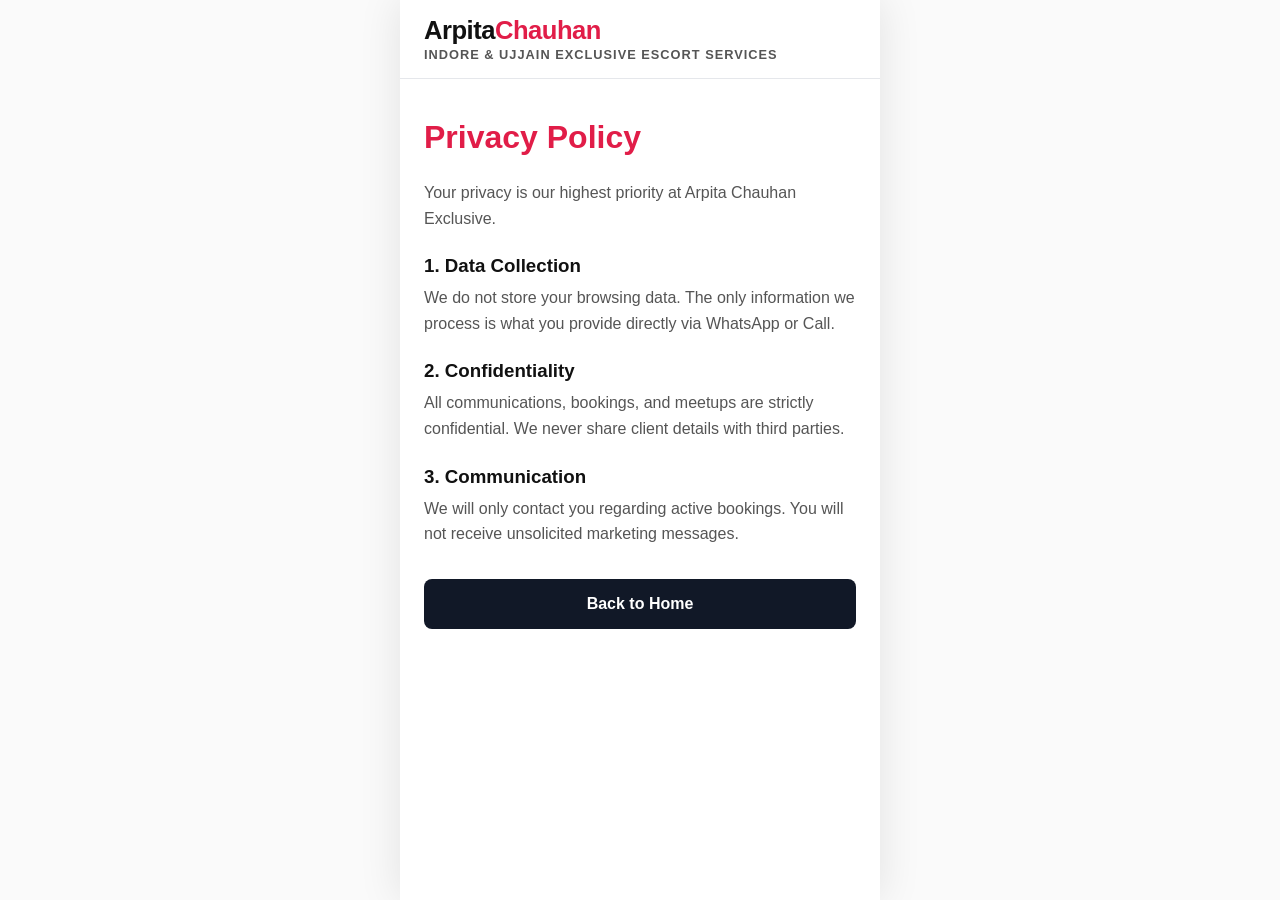
<file: privacy.html>
<!DOCTYPE html>
<html lang="en">
<head>
    <meta charset="UTF-8">
    <meta name="viewport" content="width=device-width, initial-scale=1.0, maximum-scale=1.0, user-scalable=no">
    <link rel="icon" type="image/jpeg" href="images/logo/logo.jpg">
    <link rel="icon" href="data:image/svg+xml,<svg xmlns='http://www.w3.org/2000/svg' viewBox='0 0 100 100'><text y='.9em' font-size='90'>💖</text></svg>">
    <title>Privacy Policy | Arpita Chauhan</title>
    <link rel="stylesheet" href="css/style.css">
</head>
<body data-theme="light">
    <div class="app-container">
        <header>
            <div class="logo-container">
                <a href="index.html" style="text-decoration: none;">
                    <div class="logo">Arpita<span>Chauhan</span></div>
                    <div class="sub-logo">Indore & Ujjain Exclusive Escort Services</div>
                </a>
            </div>
        </header>

        <main class="legal-page fade-up visible">
            <h1>Privacy Policy</h1>
            <p>Your privacy is our highest priority at Arpita Chauhan Exclusive.</p>
            
            <h3>1. Data Collection</h3>
            <p>We do not store your browsing data. The only information we process is what you provide directly via WhatsApp or Call.</p>
            
            <h3>2. Confidentiality</h3>
            <p>All communications, bookings, and meetups are strictly confidential. We never share client details with third parties.</p>
            
            <h3>3. Communication</h3>
            <p>We will only contact you regarding active bookings. You will not receive unsolicited marketing messages.</p>
            
            <a href="index.html" class="action-btn btn-call" style="margin-top: 2rem;">Back to Home</a>
        </main>
    </div>
</body>
</html>
</file>
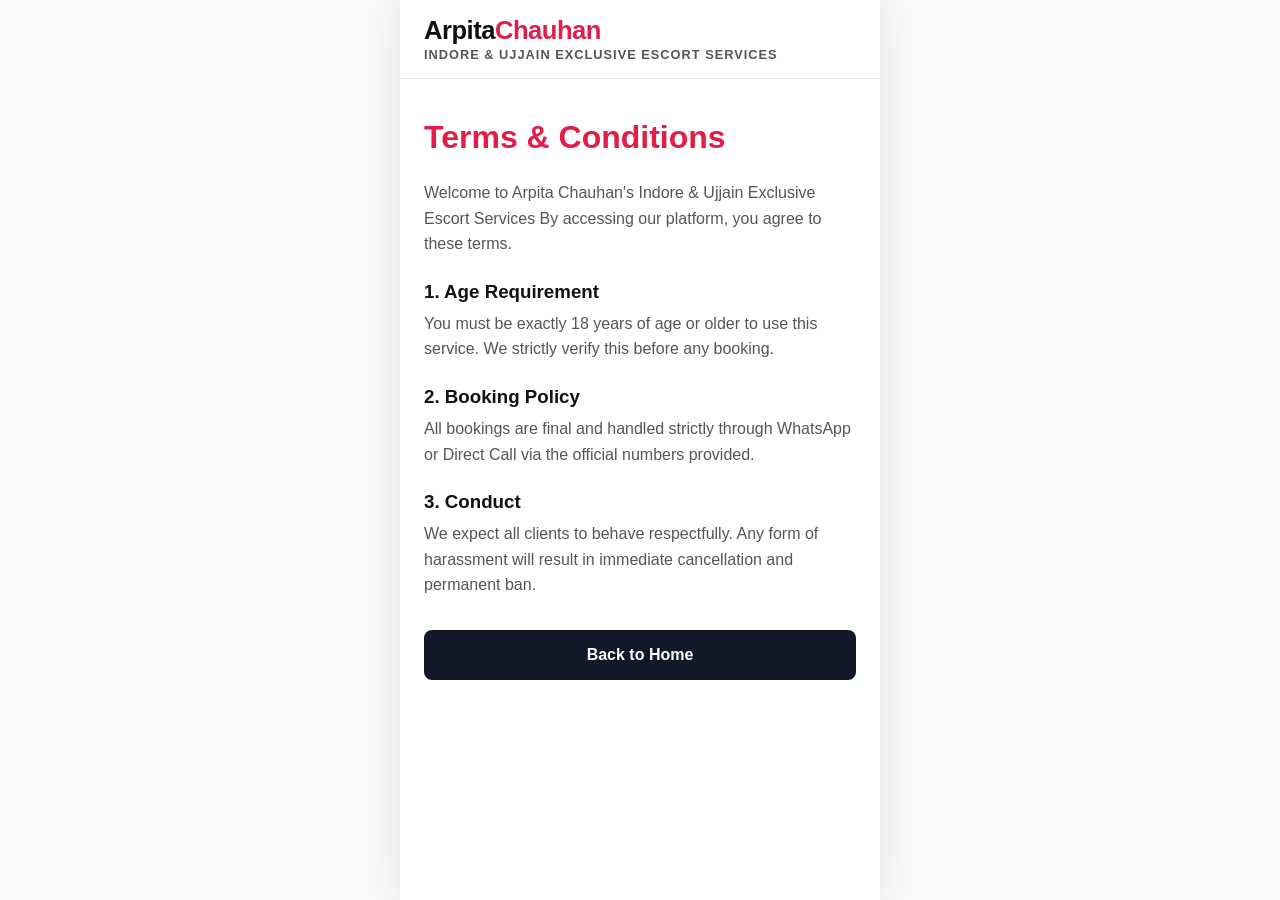
<file: terms.html>
<!DOCTYPE html>
<html lang="en">
<head>
    <meta charset="UTF-8">
    <meta name="viewport" content="width=device-width, initial-scale=1.0, maximum-scale=1.0, user-scalable=no">
    <link rel="icon" href="data:image/svg+xml,<svg xmlns='http://www.w3.org/2000/svg' viewBox='0 0 100 100'><text y='.9em' font-size='90'>💖</text></svg>">
    <title>Terms & Conditions | Arpita Chauhan</title>
    <link rel="stylesheet" href="css/style.css">
    <link rel="icon" type="image/jpeg" href="images/logo/logo.jpg">
</head>
<body data-theme="light">
    <div class="app-container">
        <header>
            <div class="logo-container">
                <a href="index.html" style="text-decoration: none;">
                    <div class="logo">Arpita<span>Chauhan</span></div>
                    <div class="sub-logo">Indore & Ujjain Exclusive Escort Services</div>
                </a>
            </div>
        </header>

        <main class="legal-page fade-up visible">
            <h1>Terms & Conditions</h1>
            <p>Welcome to Arpita Chauhan's Indore & Ujjain Exclusive Escort Services By accessing our platform, you agree to these terms.</p>
            
            <h3>1. Age Requirement</h3>
            <p>You must be exactly 18 years of age or older to use this service. We strictly verify this before any booking.</p>
            
            <h3>2. Booking Policy</h3>
            <p>All bookings are final and handled strictly through WhatsApp or Direct Call via the official numbers provided.</p>
            
            <h3>3. Conduct</h3>
            <p>We expect all clients to behave respectfully. Any form of harassment will result in immediate cancellation and permanent ban.</p>
            
            <a href="index.html" class="action-btn btn-call" style="margin-top: 2rem;">Back to Home</a>
        </main>
    </div>
</body>
</html>
</file>
<file: css/style.css>
:root {
    --bg-color: #FAFAFA;
    --app-bg: #FFFFFF;
    --text-main: #111111;
    --text-light: #555555;
    --accent: #E11D48; /* Pinkish Red */
    --accent-light: #FFF1F2;
    --call-btn: #111827;
    --wa-btn: #25D366;
    --border: #E5E7EB;
    --footer-bg: #111111;
    --card-bg: #FFFFFF;
}

/* Dark Mode Variables */
[data-theme="dark"] {
    --bg-color: #0A0A0A;
    --app-bg: #121212;
    --text-main: #F3F4F6;
    --text-light: #9CA3AF;
    --accent-light: #3F0E1A; 
    --border: #2D3748;
    --call-btn: #374151;
    --card-bg: #1E1E1E;
}

* { margin: 0; padding: 0; box-sizing: border-box; font-family: -apple-system, BlinkMacSystemFont, "Segoe UI", Roboto, Helvetica, Arial, sans-serif; }

html { scroll-behavior: smooth; scroll-padding-top: 80px; }
body { background-color: var(--bg-color); color: var(--text-main); display: flex; justify-content: center; overflow-x: hidden; transition: background-color 0.3s; }

/* Mobile App Wrapper */
.app-container {
    width: 100%; max-width: 480px; 
    background-color: var(--app-bg); min-height: 100vh;
    box-shadow: 0 0 40px rgba(0,0,0,0.1); position: relative; overflow-x: hidden;
    transition: background-color 0.3s;
}

/* Scroll Animation Classes */
.fade-up { opacity: 0; transform: translateY(30px); transition: opacity 0.8s ease-out, transform 0.8s ease-out; }
.fade-up.visible { opacity: 1; transform: translateY(0); }

/* Age Verification */
.age-modal { position: fixed; top: 0; left: 0; width: 100%; height: 100%; background: rgba(0, 0, 0, 0.9); backdrop-filter: blur(10px); display: flex; justify-content: center; align-items: center; z-index: 9999; padding: 1.5rem; }
.age-content { background: var(--app-bg); padding: 2.5rem 2rem; border-radius: 16px; text-align: center; width: 100%; max-width: 400px; }
.age-content h1 { font-size: 1.8rem; margin-bottom: 1rem; color: var(--accent); }
.age-content p { color: var(--text-light); margin-bottom: 2rem; font-size: 1rem; line-height: 1.5; }
.btn-age { width: 100%; padding: 1rem; border: none; border-radius: 8px; font-size: 1.1rem; font-weight: bold; cursor: pointer; margin-bottom: 1rem; }
.btn-enter { background: var(--accent); color: white; }
.btn-exit { background: var(--border); color: var(--text-main); }

/* Header & Hamburger */
header {
    padding: 1rem 1.5rem; display: flex; justify-content: space-between; align-items: center;
    border-bottom: 1px solid var(--border); position: sticky; top: 0;
    background: var(--app-bg); z-index: 100;
}
.logo-container { display: flex; flex-direction: column; align-items: flex-start; }
.logo { font-size: 1.6rem; font-weight: 900; color: var(--text-main); letter-spacing: -0.5px; }
.logo span { color: var(--accent); }
.sub-logo { font-size: 0.8rem; color: var(--text-light); font-weight: 600; text-transform: uppercase; letter-spacing: 1px; margin-top: 2px; }

.hamburger { background: none; border: none; font-size: 1.8rem; color: var(--text-main); cursor: pointer; }

/* Sidebar Drawer */
.sidebar {
    position: fixed; top: 0; right: -100%; width: 280px; height: 100vh;
    background: var(--card-bg); z-index: 1000; transition: right 0.3s ease;
    box-shadow: -5px 0 15px rgba(0,0,0,0.1); display: flex; flex-direction: column;
}
.sidebar.active { right: 0; }
.sidebar-overlay {
    position: fixed; top: 0; left: 0; width: 100%; height: 100%;
    background: rgba(0,0,0,0.5); z-index: 999; display: none; opacity: 0;
    transition: opacity 0.3s ease;
}
.sidebar-overlay.active { display: block; opacity: 1; }
.close-sidebar { align-self: flex-end; padding: 1rem; background: none; border: none; font-size: 2rem; color: var(--text-main); cursor: pointer; }
.sidebar-content { padding: 1rem 1.5rem; display: flex; flex-direction: column; gap: 1rem; }
.sidebar-item {
    text-decoration: none; color: var(--text-main); font-size: 1.1rem; font-weight: 600;
    padding: 1rem 0; border-bottom: 1px solid var(--border); display: block; background: none; border-top: none; border-left: none; border-right: none; text-align: left; cursor: pointer; width: 100%;
}

/* Hero Section */
.hero { position: relative; padding: 4.5rem 1.5rem; text-align: center; background-size: cover; background-position: center; transition: background-image 1s ease-in-out; min-height: 320px; display: flex; flex-direction: column; justify-content: center; }
.hero-overlay { position: absolute; top: 0; left: 0; width: 100%; height: 100%; background: rgba(0, 0, 0, 0.6); z-index: 1; }
.hero-content { position: relative; z-index: 2; color: white; }
.hero h2 { font-size: 2.2rem; line-height: 1.2; margin-bottom: 1rem; font-weight: 800; }
.hero p { font-size: 1.05rem; line-height: 1.6; color: #E5E7EB; }

.location-badge { display: inline-block; background: #FFFFFF; color: var(--accent); border: 2px solid var(--accent); padding: 0.35rem 1.2rem; border-radius: 25px; font-weight: 800; font-size: 0.85rem; margin-bottom: 1.5rem; box-shadow: 0 4px 15px rgba(225, 29, 72, 0.2); }

/* Our Services Section */
.services-section { padding: 1.5rem; margin-top: 1rem; }
.services-section h3 { font-size: 1.4rem; margin-bottom: 1rem; text-align: center; color: var(--text-main); }
.service-list { list-style: none; display: flex; flex-direction: column; gap: 0.8rem; }
.service-list li { background: var(--card-bg); padding: 1rem; border-radius: 8px; border: 1px solid var(--border); font-size: 0.95rem; font-weight: 600; display: flex; justify-content: space-between; align-items: center; color: var(--text-main); }
.service-list li::after { content: '♥'; color: var(--accent); font-weight: bold; font-size: 1.2rem;}

/* Brighter Heart Line Animation */
.heart-line-container { width: 100%; height: 40px; position: relative; overflow: hidden; margin: 1rem 0; display: flex; align-items: center; justify-content: center; opacity: 1; }
.heart-line { width: 100%; height: 2px; background: linear-gradient(90deg, transparent, var(--accent), transparent); position: absolute; }
.heart-icon { font-size: 24px; color: var(--accent); animation: pulse 1.2s infinite; background: var(--app-bg); padding: 0 15px; z-index: 2; text-shadow: 0 0 10px rgba(225, 29, 72, 0.5); }
@keyframes pulse { 0% { transform: scale(1); } 50% { transform: scale(1.3); } 100% { transform: scale(1); } }

/* Intro Section */
.intro-section { padding: 0 1.5rem 1rem 1.5rem; text-align: center; }
.intro-section h3 { font-size: 1.3rem; margin-bottom: 0.5rem; color: var(--text-main); }
.intro-section p { color: var(--text-light); font-size: 0.95rem; line-height: 1.6; }

/* Profiles Grid */
.profiles { padding: 1rem 1.5rem; display: flex; flex-direction: column; gap: 2.5rem; }
.profile-card { background: var(--card-bg); border-radius: 12px; overflow: hidden; border: 1px solid var(--border); box-shadow: 0 4px 15px rgba(0,0,0,0.06); }

/* --- HARDCODED 4:5 ASPECT RATIO --- */
.img-container { 
    width: 100%; 
    aspect-ratio: 4 / 5; /* Forces the box to always be 4:5 */
    position: relative; 
    background: var(--border); 
    overflow: hidden;
}
.img-container img { 
    width: 100%; 
    height: 100%; 
    object-fit: cover; /* Crops any image to perfectly fill the 4:5 space without distortion */
    object-position: center; /* Keeps the subject centered */
}

/* Profile Info & Bubbles */
.profile-info { padding: 1.5rem 1.2rem; text-align: center; }
.profile-info h3 { font-size: 1.5rem; margin-bottom: 0.5rem; color: var(--text-main); }
.service-bubbles { display: flex; flex-wrap: wrap; justify-content: center; gap: 0.5rem; margin-top: 0.8rem; }
.bubble { background: var(--accent-light); color: var(--accent); padding: 0.4rem 0.8rem; border-radius: 20px; font-size: 0.85rem; font-weight: 600; }

/* Direct Action Buttons */
.actions { display: flex; gap: 0.8rem; padding: 0 1.2rem 1.5rem 1.2rem; }
.action-btn { flex: 1; padding: 1rem 0; border: none; border-radius: 8px; font-weight: bold; font-size: 1rem; cursor: pointer; text-decoration: none; text-align: center; display: flex; justify-content: center; align-items: center; gap: 0.5rem; color: white; }
.btn-call { background: var(--call-btn); }
.btn-whatsapp { background: var(--wa-btn); }

/* Detailed Footer */
footer { background: var(--footer-bg); color: white; margin-top: 1rem; }
.footer-content { padding: 3rem 1.5rem; text-align: center; }
.footer-content h3 { font-size: 1.8rem; color: var(--accent); margin-bottom: 0.2rem; }
.footer-content > p { color: #A1A1AA; margin-bottom: 2rem; font-size: 0.95rem; }
.contact-info { background: #1F2937; padding: 1.5rem; border-radius: 12px; text-align: left; border: 1px solid #374151; margin-bottom: 2rem; }
.contact-title { color: var(--accent) !important; font-weight: bold; margin-bottom: 1rem !important; font-size: 1.1rem !important; text-align: center; }
.contact-info p { margin-bottom: 0.8rem; font-size: 0.95rem; color: #E5E7EB; }
.footer-links { margin-bottom: 1rem; }
.footer-links a { color: #A1A1AA; text-decoration: none; font-size: 0.9rem; padding: 0 0.5rem; }
.footer-bottom { background: #000000; padding: 1.5rem; text-align: center; font-size: 0.8rem; color: #71717A; }

/* Legal Pages Styling */
.legal-page { padding: 2.5rem 1.5rem; min-height: 80vh;}
.legal-page h1 { color: var(--accent); margin-bottom: 1.5rem; }
.legal-page h3 { color: var(--text-main); margin-top: 1.5rem; margin-bottom: 0.5rem; }
.legal-page p { color: var(--text-light); line-height: 1.6; margin-bottom: 1rem; }
</file>
